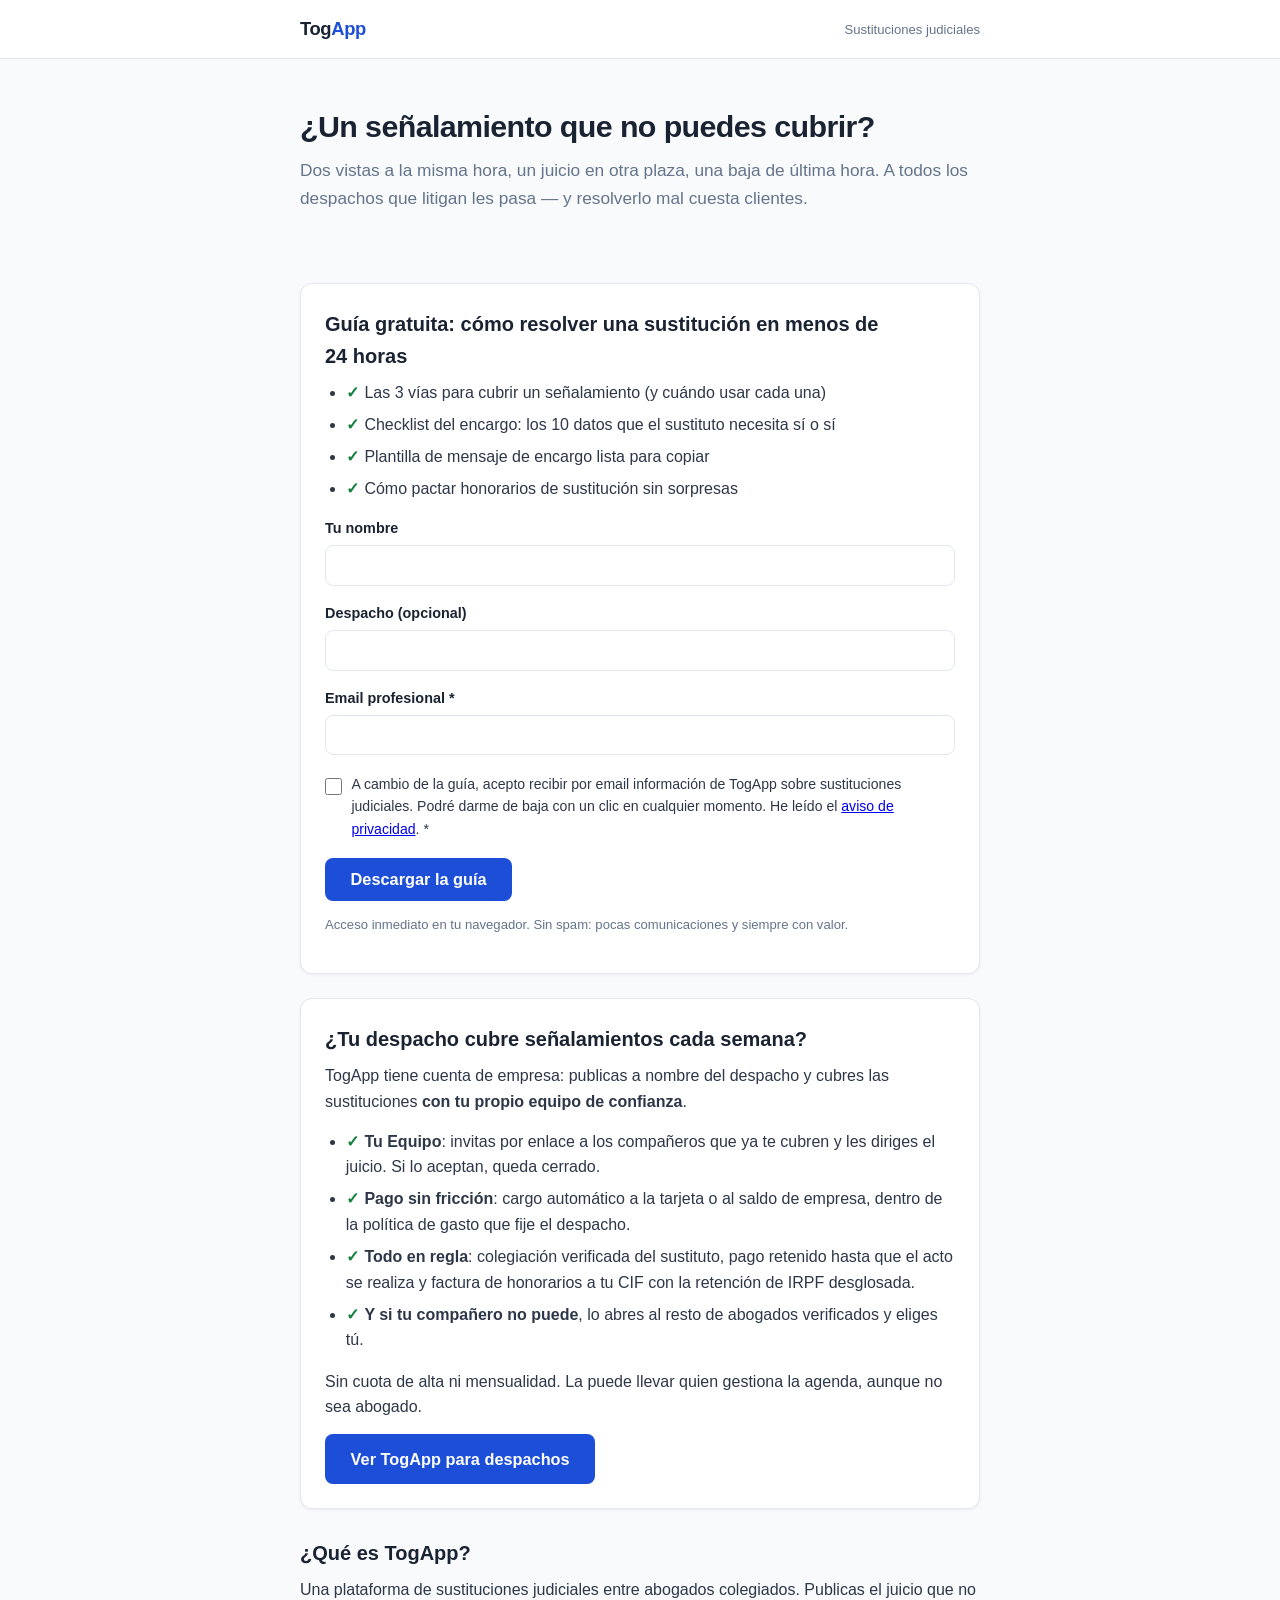
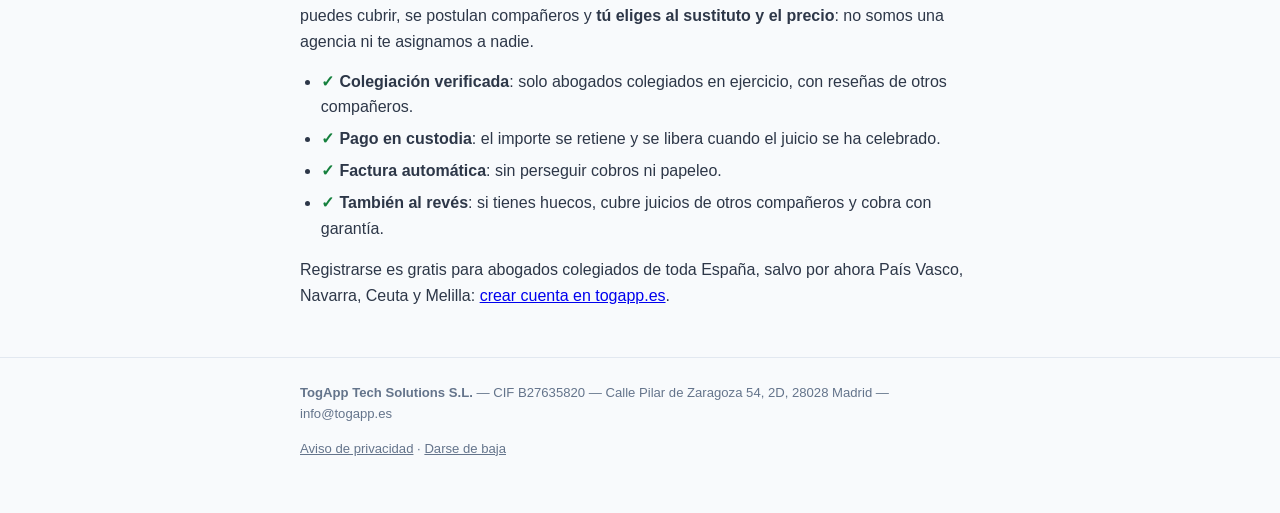
<file: index.html>
<!doctype html>
<html lang="es">
<head>
  <meta charset="utf-8">
  <meta name="viewport" content="width=device-width, initial-scale=1">
  <title>TogApp — Sustituciones judiciales entre abogados</title>
  <meta name="description" content="Guía práctica y gratuita: cómo cubrir un señalamiento en menos de 24 horas. Para despachos y abogados que litigan.">
  <link rel="stylesheet" href="assets/estilo.css">
</head>
<body>
  <header class="sitio">
    <div class="contenedor">
      <a class="logo" href="/">Tog<span>App</span></a>
      <span class="nota">Sustituciones judiciales</span>
    </div>
  </header>

  <main class="contenedor">
    <section class="hero">
      <h1>¿Un señalamiento que no puedes cubrir?</h1>
      <p class="sub">Dos vistas a la misma hora, un juicio en otra plaza, una baja de última
      hora. A todos los despachos que litigan les pasa — y resolverlo mal cuesta clientes.</p>
    </section>

    <section class="tarjeta">
      <h2 style="margin-top:0">Guía gratuita: cómo resolver una sustitución en menos de 24&nbsp;horas</h2>
      <ul>
        <li><span class="check">✓</span>Las 3 vías para cubrir un señalamiento (y cuándo usar cada una)</li>
        <li><span class="check">✓</span>Checklist del encargo: los 10 datos que el sustituto necesita sí o sí</li>
        <li><span class="check">✓</span>Plantilla de mensaje de encargo lista para copiar</li>
        <li><span class="check">✓</span>Cómo pactar honorarios de sustitución sin sorpresas</li>
      </ul>

      <div id="error" class="aviso-error">Revisa el email y marca la casilla de consentimiento para continuar.</div>

      <form action="https://kikeguilabert.app.n8n.cloud/webhook/inbound-optin" method="POST">
        <div class="campo">
          <label for="nombre">Tu nombre</label>
          <input type="text" id="nombre" name="nombre" autocomplete="name">
        </div>
        <div class="campo">
          <label for="despacho">Despacho (opcional)</label>
          <input type="text" id="despacho" name="despacho" autocomplete="organization">
        </div>
        <div class="campo">
          <label for="email">Email profesional *</label>
          <input type="email" id="email" name="email" required autocomplete="email">
        </div>
        <div class="honeypot" aria-hidden="true">
          <label for="web2">Deja este campo vacío</label>
          <input type="text" id="web2" name="web2" tabindex="-1" autocomplete="off">
        </div>
        <label class="consent">
          <input type="checkbox" name="consent" value="si" required>
          <span>A cambio de la guía, acepto recibir por email información de TogApp sobre
          sustituciones judiciales. Podré darme de baja con un clic en cualquier momento.
          He leído el <a href="privacidad.html" target="_blank">aviso de privacidad</a>. *</span>
        </label>
        <button class="boton" type="submit">Descargar la guía</button>
        <p class="nota" style="margin-top:0.8rem">Acceso inmediato en tu navegador. Sin spam:
        pocas comunicaciones y siempre con valor.</p>
      </form>
    </section>

    <section class="tarjeta">
      <h2 style="margin-top:0">¿Tu despacho cubre señalamientos cada semana?</h2>
      <p>TogApp tiene cuenta de empresa: publicas a nombre del despacho y cubres las
      sustituciones <strong>con tu propio equipo de confianza</strong>.</p>
      <ul>
        <li><span class="check">✓</span><strong>Tu Equipo</strong>: invitas por enlace a los compañeros que ya te cubren y les diriges el juicio. Si lo aceptan, queda cerrado.</li>
        <li><span class="check">✓</span><strong>Pago sin fricción</strong>: cargo automático a la tarjeta o al saldo de empresa, dentro de la política de gasto que fije el despacho.</li>
        <li><span class="check">✓</span><strong>Todo en regla</strong>: colegiación verificada del sustituto, pago retenido hasta que el acto se realiza y factura de honorarios a tu CIF con la retención de IRPF desglosada.</li>
        <li><span class="check">✓</span><strong>Y si tu compañero no puede</strong>, lo abres al resto de abogados verificados y eliges tú.</li>
      </ul>
      <p>Sin cuota de alta ni mensualidad. La puede llevar quien gestiona la agenda, aunque no
      sea abogado.</p>
      <a class="boton" href="ir.html?c=landing-despachos&amp;d=empresas">Ver TogApp para despachos</a>
    </section>

    <section>
      <h2>¿Qué es TogApp?</h2>
      <p>Una plataforma de sustituciones judiciales entre abogados colegiados. Publicas el
      juicio que no puedes cubrir, se postulan compañeros y <strong>tú eliges al sustituto
      y el precio</strong>: no somos una agencia ni te asignamos a nadie.</p>
      <ul>
        <li><span class="check">✓</span><strong>Colegiación verificada</strong>: solo abogados colegiados en ejercicio, con reseñas de otros compañeros.</li>
        <li><span class="check">✓</span><strong>Pago en custodia</strong>: el importe se retiene y se libera cuando el juicio se ha celebrado.</li>
        <li><span class="check">✓</span><strong>Factura automática</strong>: sin perseguir cobros ni papeleo.</li>
        <li><span class="check">✓</span><strong>También al revés</strong>: si tienes huecos, cubre juicios de otros compañeros y cobra con garantía.</li>
      </ul>
      <p>Registrarse es gratis para abogados colegiados de toda España, salvo por ahora País
      Vasco, Navarra, Ceuta y Melilla:
      <a href="ir.html?c=landing-registro&amp;d=registro">crear cuenta en togapp.es</a>.</p>
    </section>
  </main>

  <footer class="sitio">
    <div class="contenedor">
      <p><strong>TogApp Tech Solutions S.L.</strong> — CIF B27635820 — Calle Pilar de Zaragoza 54, 2D, 28028 Madrid — info@togapp.es</p>
      <p><a href="privacidad.html">Aviso de privacidad</a> · <a href="baja.html">Darse de baja</a></p>
    </div>
  </footer>

  <script>
    if (new URLSearchParams(location.search).get("error") === "1") {
      document.getElementById("error").style.display = "block";
    }
  </script>
</body>
</html>
</file>
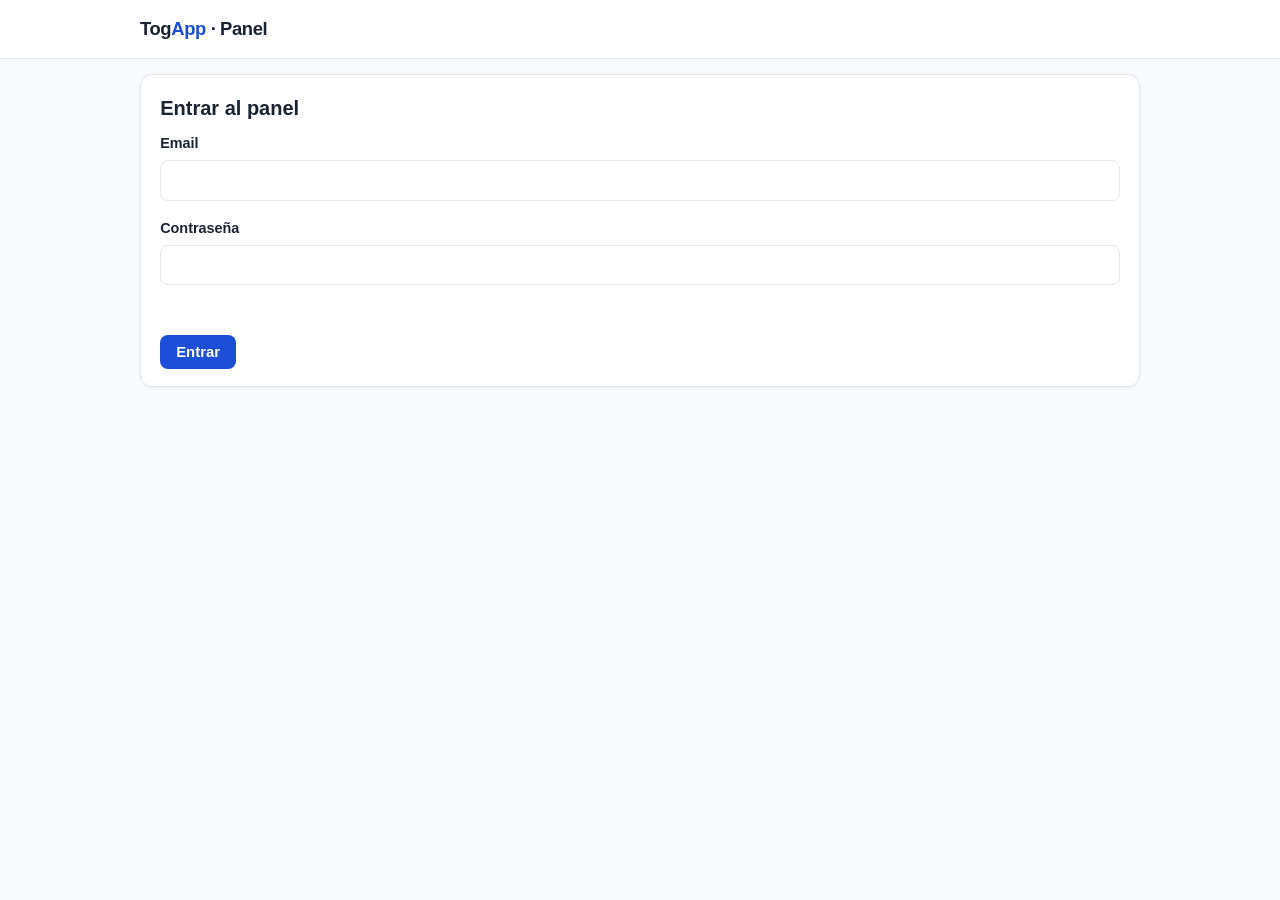
<file: panel/index.html>
<!doctype html>
<html lang="es">
<head>
  <meta charset="utf-8">
  <meta name="viewport" content="width=device-width, initial-scale=1">
  <title>Panel — TogApp</title>
  <meta name="robots" content="noindex, nofollow">
  <link rel="stylesheet" href="../assets/estilo.css">
  <style>
    [hidden] { display: none !important; }
    header.sitio .usuario { font-size: 0.85rem; color: var(--suave); display: flex; gap: 0.75rem; align-items: center; }
    header.sitio .usuario button { background: none; border: 0; color: var(--acento); cursor: pointer; font-size: 0.85rem; padding: 0; }
    .tabs { display: flex; gap: 0.2rem; margin: 1.25rem 0 0.5rem; border-bottom: 1px solid var(--borde); overflow-x: auto; }
    .tabs button {
      background: none; border: 0; border-bottom: 3px solid transparent; padding: 0.6rem 0.7rem;
      font-size: 0.95rem; font-weight: 600; color: var(--suave); cursor: pointer; white-space: nowrap;
    }
    .tabs button[aria-selected="true"] { color: var(--acento); border-bottom-color: var(--acento); }
    .progreso { margin: 1rem 0 0.25rem; font-weight: 600; color: var(--tinta); }
    .tarjeta { padding: 1.1rem 1.2rem; margin: 0.9rem 0; }
    .tarjeta h3 { margin: 0; font-size: 1.05rem; overflow-wrap: anywhere; }
    .meta { font-size: 0.85rem; color: var(--suave); margin-bottom: 0.6rem; }
    .texto-msg {
      background: var(--fondo); border: 1px solid var(--borde); border-radius: 8px;
      padding: 0.7rem 0.85rem; font-size: 0.93rem; white-space: pre-wrap; margin: 0.5rem 0;
    }
    .aviso { background: #fffbeb; border: 1px solid #fde68a; color: #92400e; border-radius: 8px; padding: 0.55rem 0.8rem; font-size: 0.87rem; margin: 0.5rem 0; }
    .acciones { display: flex; flex-wrap: wrap; gap: 0.5rem; margin-top: 0.7rem; }
    .boton { font-size: 0.93rem; padding: 0.55rem 1rem; }
    .boton.sec { background: var(--blanco); color: var(--acento); border: 1px solid var(--acento); }
    .boton.sec:hover { background: #eff6ff; }
    .boton.gris { background: var(--blanco); color: var(--suave); border: 1px solid var(--borde); font-weight: 600; }
    .boton.gris:hover { background: var(--fondo); }
    .boton:disabled { opacity: 0.5; cursor: wait; }
    .vacio { color: var(--suave); padding: 1rem 0; }
    .tiles { display: grid; grid-template-columns: repeat(auto-fit, minmax(150px, 1fr)); gap: 0.75rem; margin-top: 1rem; }
    .tile { background: var(--blanco); border: 1px solid var(--borde); border-radius: 12px; padding: 0.9rem 1rem; }
    .tile .num { font-size: 1.7rem; font-weight: 800; color: var(--tinta); line-height: 1.2; }
    .tile .lbl { font-size: 0.82rem; color: var(--suave); }
    .campo input[type="password"], .campo textarea {
      width: 100%; padding: 0.65rem 0.75rem; border: 1px solid var(--borde); border-radius: 8px;
      font-size: 1rem; background: var(--blanco); font-family: inherit;
    }
    dialog { border: 0; border-radius: 12px; padding: 1.4rem; max-width: 440px; width: calc(100% - 2rem); box-shadow: 0 10px 40px rgba(15, 23, 42, 0.25); }
    dialog::backdrop { background: rgba(15, 23, 42, 0.45); }
    dialog h2 { margin-top: 0; }
    .error { color: #b91c1c; font-size: 0.9rem; min-height: 1.2rem; }
    /* ---------- Gráficos (método y paleta validados con la skill dataviz) ---------- */
    .viz { --serie-1: #2a78d6; --serie-2: #eb6834; --serie-3: #1baf7a; --rejilla: #e1e0d9; --eje: #c3c2b7; }
    .grafico { background: var(--blanco); border: 1px solid var(--borde); border-radius: 12px; padding: 1rem 1.1rem; margin: 0.9rem 0; }
    .grafico h3 { margin: 0 0 0.15rem; }
    .grafico .sub { font-size: 0.85rem; color: var(--suave); margin-bottom: 0.8rem; }
    .barras .fila { display: grid; grid-template-columns: minmax(96px, 36%) 1fr; gap: 0.6rem; align-items: center; padding: 0.22rem 0; border-radius: 6px; outline: none; }
    .barras .fila:hover, .barras .fila:focus-visible { background: var(--fondo); }
    .barras .lbl { font-size: 0.86rem; color: var(--texto); overflow-wrap: anywhere; line-height: 1.25; }
    .barras .pista { display: flex; align-items: center; gap: 0.45rem; min-width: 0; }
    .barras .barra { height: 16px; background: var(--serie-1); border-radius: 0 4px 4px 0; min-width: 2px; flex: 0 0 auto; }
    .barras .val { font-size: 0.84rem; color: var(--tinta); font-weight: 600; white-space: nowrap; font-variant-numeric: tabular-nums; }
    .barras .val small { color: var(--suave); font-weight: 400; font-size: 0.8rem; }
    .leyenda { display: flex; flex-wrap: wrap; gap: 0.3rem 1rem; font-size: 0.84rem; color: var(--texto); margin-bottom: 0.4rem; }
    .leyenda i { display: inline-block; width: 10px; height: 10px; border-radius: 2px; margin-right: 0.35rem; }
    .lienzo { min-height: 220px; }
    .lienzo svg { display: block; }
    .lienzo .eje { font-size: 11px; fill: var(--suave); font-variant-numeric: tabular-nums; }
    .lienzo .cap { font-size: 11px; fill: var(--tinta); font-weight: 600; }
    .lienzo .banda { fill: transparent; outline: none; }
    .lienzo .banda:hover, .lienzo .banda:focus { fill: rgba(15, 23, 42, 0.05); }
    details.tabla-alt { margin-top: 0.6rem; font-size: 0.86rem; }
    details.tabla-alt summary { cursor: pointer; color: var(--acento); }
    .tabla-num { width: 100%; border-collapse: collapse; font-size: 0.88rem; margin-top: 0.4rem; }
    .tabla-num th, .tabla-num td { padding: 0.4rem 0.5rem; border-bottom: 1px solid var(--borde); text-align: right; font-variant-numeric: tabular-nums; }
    .tabla-num th:first-child, .tabla-num td:first-child { text-align: left; }
    .tabla-num th { color: var(--suave); font-weight: 600; font-size: 0.8rem; }
    .tabla-num tr.grupo td { background: var(--fondo); font-weight: 700; color: var(--tinta); text-align: left; }
    .desliza { overflow-x: auto; }
    #tip {
      position: fixed; z-index: 20; background: var(--tinta); color: var(--blanco); border-radius: 8px;
      padding: 0.45rem 0.65rem; font-size: 0.82rem; pointer-events: none; max-width: 260px; line-height: 1.35;
    }
    #tip .tip-titulo { color: #cbd5e1; margin-bottom: 0.15rem; }
    #tip .tip-clave { display: inline-block; width: 10px; height: 3px; border-radius: 2px; margin-right: 0.4rem; vertical-align: middle; }
    /* ---------- Disposición ancha en escritorio ---------- */
    header.sitio .contenedor, main.contenedor { max-width: 1040px; }
    .rejilla { display: grid; grid-template-columns: repeat(auto-fill, minmax(330px, 1fr)); gap: 0 0.9rem; align-items: start; }
    .rejilla > .ancho-total { grid-column: 1 / -1; }
    /* ---------- Etiquetas, chips y medidor ---------- */
    .badge { display: inline-block; font-size: 0.76rem; font-weight: 600; padding: 0.12rem 0.55rem; border-radius: 999px; white-space: nowrap; border: 1px solid transparent; }
    .b-neutro { background: #f1f5f9; color: #475569; border-color: #e2e8f0; }
    .b-cola { background: #eff6ff; color: #1e40af; border-color: #bfdbfe; }
    .b-activo { background: #fef3c7; color: #92400e; border-color: #fde68a; }
    .b-logro { background: #dcfce7; color: #166534; border-color: #bbf7d0; }
    .b-fuera { background: #fee2e2; color: #991b1b; border-color: #fecaca; }
    .b-seg { background: #f3e8ff; color: #6b21a8; border-color: #e9d5ff; }
    details.respuesta { border: 1px solid var(--borde); border-radius: 8px; padding: 0.45rem 0.7rem; margin: 0.35rem 0; background: var(--blanco); }
    details.respuesta summary { cursor: pointer; font-size: 0.9rem; font-weight: 600; color: var(--tinta); }
    .chip { display: inline-block; font-size: 0.76rem; padding: 0.08rem 0.5rem; border-radius: 6px; background: var(--fondo); border: 1px solid var(--borde); color: var(--texto); white-space: nowrap; }
    .chips { display: flex; flex-wrap: wrap; gap: 0.25rem; }
    .medidor { display: flex; align-items: center; gap: 0.45rem; }
    .medidor .n { font-weight: 700; color: var(--tinta); font-variant-numeric: tabular-nums; min-width: 1.6rem; text-align: right; }
    .medidor .pista-m { flex: 1; height: 6px; border-radius: 3px; background: #cde2fb; min-width: 40px; overflow: hidden; }
    .medidor .pista-m i { display: block; height: 100%; background: #2a78d6; border-radius: 3px; }
    /* ---------- Pestaña Despachos ---------- */
    .presets { display: flex; flex-wrap: wrap; gap: 0.4rem; margin: 1rem 0 0.6rem; }
    .presets button { background: var(--blanco); border: 1px solid var(--borde); border-radius: 999px; padding: 0.35rem 0.8rem; font-size: 0.86rem; color: var(--texto); cursor: pointer; font-family: inherit; }
    .presets button b { color: var(--tinta); margin-left: 0.3rem; font-variant-numeric: tabular-nums; }
    .presets button[aria-pressed="true"] { background: var(--acento); border-color: var(--acento); color: var(--blanco); }
    .presets button[aria-pressed="true"] b { color: var(--blanco); }
    .filtros { display: flex; flex-wrap: wrap; gap: 0.5rem; margin: 0 0 0.5rem; }
    .filtros input, .filtros select { padding: 0.5rem 0.6rem; border: 1px solid var(--borde); border-radius: 8px; font-size: 0.92rem; background: var(--blanco); font-family: inherit; max-width: 100%; }
    .filtros input { flex: 1 1 200px; min-width: 0; }
    .tabla-d { background: var(--blanco); border: 1px solid var(--borde); border-radius: 12px; overflow: hidden; }
    .fila-d { display: grid; grid-template-columns: minmax(0, 2.3fr) minmax(0, 1fr) 120px 150px minmax(0, 1.5fr); gap: 0.8rem; align-items: center; padding: 0.6rem 0.9rem; border-top: 1px solid var(--borde); }
    .fila-d.cab { border-top: 0; background: var(--fondo); font-size: 0.78rem; font-weight: 600; color: var(--suave); padding: 0.45rem 0.9rem; }
    .fila-d:not(.cab) { cursor: pointer; outline: none; }
    .fila-d:not(.cab):hover, .fila-d:not(.cab):focus-visible { background: #f8fafc; box-shadow: inset 3px 0 0 var(--acento); }
    .fila-d .nombre { font-weight: 700; color: var(--tinta); overflow-wrap: anywhere; line-height: 1.3; }
    .fila-d .sub-d { font-size: 0.8rem; color: var(--suave); margin-top: 0.1rem; overflow-wrap: anywhere; }
    .fila-d .c-plaza { font-size: 0.9rem; }
    @media (max-width: 760px) {
      .fila-d.cab { display: none; }
      .fila-d { grid-template-columns: minmax(0, 1fr) 110px; gap: 0.35rem 0.8rem; }
      .fila-d .c-nombre { grid-column: 1 / -1; }
      .fila-d .c-plaza { grid-column: 1; grid-row: 2; font-size: 0.85rem; color: var(--suave); }
      .fila-d .c-score { grid-column: 2; grid-row: 2; }
      .fila-d .c-estado { grid-column: 1 / -1; grid-row: 3; }
      .fila-d .c-areas { grid-column: 1 / -1; grid-row: 4; }
      .tabs button { padding: 0.55rem 0.4rem; font-size: 0.86rem; }
      .tabla-num { font-size: 0.8rem; }
      .tabla-num th, .tabla-num td { padding: 0.35rem 0.3rem; }
    }
    /* ---------- Ficha (detalle, notas y seguimiento) ---------- */
    dialog.ficha { max-width: 720px; padding: 0; }
    .ficha .cabecera { padding: 1.1rem 1.3rem 0.8rem; border-bottom: 1px solid var(--borde); display: flex; gap: 0.8rem; justify-content: space-between; align-items: flex-start; }
    .ficha .cabecera h2 { margin: 0 0 0.3rem; font-size: 1.15rem; overflow-wrap: anywhere; }
    .ficha .cerrar { background: none; border: 0; font-size: 1.5rem; line-height: 1; color: var(--suave); cursor: pointer; padding: 0 0.2rem; }
    .ficha .cuerpo-f { padding: 0.4rem 1.3rem 1.3rem; max-height: min(74vh, 720px); overflow-y: auto; }
    .ficha h3 { font-size: 0.82rem; text-transform: uppercase; letter-spacing: 0.04em; color: var(--suave); margin: 1.1rem 0 0.45rem; }
    .ficha p { margin-bottom: 0.5rem; font-size: 0.92rem; }
    .desglose .fila-g { display: grid; grid-template-columns: minmax(110px, 40%) 1fr; gap: 0.6rem; align-items: center; padding: 0.15rem 0; font-size: 0.86rem; }
    .linea-seg { display: flex; flex-wrap: wrap; gap: 0.45rem; align-items: center; }
    .linea-seg input[type="date"], .linea-seg input[type="text"] { padding: 0.45rem 0.55rem; border: 1px solid var(--borde); border-radius: 8px; font-size: 0.9rem; font-family: inherit; }
    .linea-seg input[type="text"] { flex: 1 1 200px; min-width: 0; }
    .boton.mini { padding: 0.32rem 0.65rem; font-size: 0.82rem; }
    .ficha textarea { width: 100%; padding: 0.55rem 0.7rem; border: 1px solid var(--borde); border-radius: 8px; font-size: 0.92rem; font-family: inherit; }
    .nota-item { border-left: 3px solid var(--borde); padding: 0.1rem 0 0.1rem 0.7rem; margin: 0.6rem 0; }
    .nota-item .quien { font-size: 0.78rem; color: var(--suave); display: flex; gap: 0.6rem; align-items: center; }
    .nota-item .quien button { background: none; border: 0; color: var(--acento); cursor: pointer; font-size: 0.78rem; padding: 0; }
    .nota-item .txt { white-space: pre-wrap; font-size: 0.92rem; overflow-wrap: anywhere; }
    .info-seg { font-size: 0.86rem; margin: 0.45rem 0 0; display: flex; flex-wrap: wrap; gap: 0.35rem; align-items: center; }
    .ultima-nota { font-size: 0.86rem; color: var(--texto); border-left: 3px solid var(--borde); padding-left: 0.6rem; margin: 0.45rem 0 0; overflow-wrap: anywhere; }
    .ultima-nota small { color: var(--suave); }
    #toast {
      position: fixed; left: 50%; bottom: 1.25rem; transform: translateX(-50%);
      background: var(--tinta); color: var(--blanco); padding: 0.6rem 1.1rem; border-radius: 999px;
      font-size: 0.9rem; opacity: 0; transition: opacity 0.2s; pointer-events: none; max-width: 90%;
    }
    #toast.visible { opacity: 1; }
  </style>
</head>
<body>
  <header class="sitio">
    <div class="contenedor">
      <a class="logo" href="./">Tog<span>App</span> · Panel</a>
      <span class="usuario" id="usuario" hidden>
        <span id="usuario-nombre"></span>
        <button type="button" id="btn-pass">Cambiar contraseña</button>
        <button type="button" id="btn-salir">Salir</button>
      </span>
    </div>
  </header>

  <main class="contenedor">
    <section id="login" class="tarjeta" hidden>
      <h2 style="margin-top:0">Entrar al panel</h2>
      <form id="form-login">
        <div class="campo">
          <label for="login-email">Email</label>
          <input type="email" id="login-email" required autocomplete="username">
        </div>
        <div class="campo">
          <label for="login-pass">Contraseña</label>
          <input type="password" id="login-pass" required autocomplete="current-password">
        </div>
        <p class="error" id="login-error"></p>
        <button class="boton" type="submit">Entrar</button>
      </form>
    </section>

    <section id="app" hidden>
      <nav class="tabs" role="tablist">
        <button type="button" role="tab" data-tab="hoy">Hoy</button>
        <button type="button" role="tab" data-tab="curso">En curso</button>
        <button type="button" role="tab" data-tab="resultados">Resultados</button>
        <button type="button" role="tab" data-tab="despachos">Despachos</button>
        <button type="button" role="tab" data-tab="contenido">Contenido</button>
      </nav>
      <div id="vista"></div>
    </section>
  </main>

  <dialog id="dlg-optin">
    <form id="form-optin">
      <h2>Dio permiso para email</h2>
      <p class="nota">Solo si la persona ha dicho expresamente que quiere recibir información por
      email. Lo que escribas aquí es la prueba legal de su consentimiento.</p>
      <div class="campo">
        <label for="optin-email">Email que te ha dado</label>
        <input type="email" id="optin-email" required>
      </div>
      <div class="campo">
        <label for="optin-texto">Frase exacta con la que dio su permiso</label>
        <textarea id="optin-texto" rows="3" required placeholder="Ej.: Sí, mándame la info a este correo"></textarea>
      </div>
      <p class="error" id="optin-error"></p>
      <div class="acciones">
        <button class="boton" type="submit">Guardar permiso</button>
        <button class="boton gris" type="button" data-cerrar>Cancelar</button>
      </div>
    </form>
  </dialog>

  <dialog id="dlg-pass">
    <form id="form-pass">
      <h2>Cambiar contraseña</h2>
      <div class="campo">
        <label for="pass-nueva">Nueva contraseña (mínimo 10 caracteres)</label>
        <input type="password" id="pass-nueva" required minlength="10" autocomplete="new-password">
      </div>
      <p class="error" id="pass-error"></p>
      <div class="acciones">
        <button class="boton" type="submit">Guardar</button>
        <button class="boton gris" type="button" data-cerrar>Cancelar</button>
      </div>
    </form>
  </dialog>

  <dialog id="dlg-ficha" class="ficha">
    <div class="cabecera">
      <div>
        <h2 id="ficha-titulo"></h2>
        <div id="ficha-meta" class="chips"></div>
      </div>
      <button type="button" class="cerrar" data-cerrar aria-label="Cerrar">×</button>
    </div>
    <div class="cuerpo-f" id="ficha-cuerpo"></div>
  </dialog>

  <div id="toast" role="status"></div>
  <div id="tip" role="tooltip" hidden></div>

  <script src="plantillas.js"></script>
  <script src="contenido.js"></script>
  <script>
    // Panel del piloto LinkedIn. Habla solo con Supabase (Auth + RPC panel_datos / panel_accion).
    // La clave de abajo es la publicable: la seguridad está en el login + allowlist + RLS
    // (supabase/migrations/0008_panel.sql). Nada de innerHTML: los nombres de despacho vienen
    // de fuentes externas y se pintan siempre como texto.
    // Los textos que se envían (seguimiento, respuestas rápidas) salen de plantillas.js y las
    // publicaciones de la semana de contenido.js; si no cargan, el panel sigue funcionando sin ellos.
    const PL = window.PLANTILLAS || { SEGMENTOS: {}, VARIANTES: {}, motivo: () => null, respuestas: () => [], seguimiento: () => null };
    const CONTENIDO = window.CONTENIDO || [];
    const SB = "https://mkfywollbqgrcbkqmsbw.supabase.co";
    const KEY = "sb_publishable_DhbGJweY0WycbXj6YtzkOg_738er8cV";
    const LS = "togapp_panel_sesion";

    let sesion = null;
    let datos = null;
    let tab = "hoy";
    let optinLead = null;
    // Datos pesados: se piden solo al abrir su pestaña y se descartan cuando cambia algo.
    let metricas = null;
    let despachos = null;
    const pidiendo = {};
    const fallo = {};
    const filtros = { q: "", preset: "todos", plaza: "", area: "", orden: "score" };

    const $ = (id) => document.getElementById(id);

    function el(tag, props, ...hijos) {
      const n = document.createElement(tag);
      for (const [k, v] of Object.entries(props || {})) {
        if (k === "class") n.className = v;
        else if (k === "text") n.textContent = v;
        else if (k.startsWith("on")) n.addEventListener(k.slice(2), v);
        else n.setAttribute(k, v);
      }
      for (const h of hijos) if (h) n.append(h);
      return n;
    }

    function toast(msg) {
      const t = $("toast");
      t.textContent = msg;
      t.classList.add("visible");
      clearTimeout(toast.timer);
      toast.timer = setTimeout(() => t.classList.remove("visible"), 2200);
    }

    // ---------- Sesión ----------
    function guardarSesion(s) {
      sesion = { access_token: s.access_token, refresh_token: s.refresh_token, expires_at: Date.now() + s.expires_in * 1000 };
      localStorage.setItem(LS, JSON.stringify(sesion));
    }
    function cerrarSesion() {
      sesion = null;
      datos = null;
      localStorage.removeItem(LS);
      mostrarLogin();
    }
    async function auth(path, body) {
      const r = await fetch(`${SB}/auth/v1/${path}`, {
        method: "POST",
        headers: { apikey: KEY, "Content-Type": "application/json" },
        body: JSON.stringify(body),
      });
      const j = await r.json().catch(() => ({}));
      if (!r.ok) throw new Error(j.error_code || j.msg || "error");
      return j;
    }
    async function token() {
      if (!sesion) throw new Error("sin_sesion");
      if (Date.now() > sesion.expires_at - 60000) {
        guardarSesion(await auth("token?grant_type=refresh_token", { refresh_token: sesion.refresh_token }));
      }
      return sesion.access_token;
    }
    async function rpc(fn, args) {
      const t = await token();
      const r = await fetch(`${SB}/rest/v1/rpc/${fn}`, {
        method: "POST",
        headers: { apikey: KEY, Authorization: `Bearer ${t}`, "Content-Type": "application/json" },
        body: JSON.stringify(args || {}),
      });
      const j = await r.json().catch(() => null);
      if (!r.ok) throw new Error((j && j.message) || `Error ${r.status}`);
      return j;
    }

    // ---------- Carga y acciones ----------
    async function cargar() {
      try {
        datos = await rpc("panel_datos");
        metricas = null;
        despachos = null;
      } catch (e) {
        cerrarSesion();
        return;
      }
      if (!datos.autorizado) {
        cerrarSesion();
        $("login-error").textContent = "Esta cuenta no tiene acceso al panel.";
        return;
      }
      $("login").hidden = true;
      $("app").hidden = false;
      $("usuario").hidden = false;
      $("usuario-nombre").textContent = datos.usuario || "";
      pintar();
    }

    async function accion(lead, nombre, boton, extra) {
      if (boton) boton.disabled = true;
      try {
        await rpc("panel_accion", Object.assign({ p_lead: lead.id, p_accion: nombre }, extra || {}));
        toast("Guardado");
        await cargar();
        return true;
      } catch (e) {
        toast(e.message);
        if (boton) boton.disabled = false;
        return false;
      }
    }

    async function copiar(texto, que) {
      try {
        await navigator.clipboard.writeText(texto);
      } catch (e) {
        const ta = el("textarea", {});
        ta.value = texto;
        document.body.append(ta);
        ta.select();
        document.execCommand("copy");
        ta.remove();
      }
      toast(`${que} copiado`);
    }

    // ---------- Piezas de interfaz ----------
    const esLinkedin = (u) => /^https?:\/\/([a-z]{2,3}\.)?linkedin\.com\//i.test(u || "");
    const esWeb = (u) => /^https?:\/\//i.test(u || "");

    function hace(fecha) {
      if (!fecha) return "";
      const dias = Math.floor((Date.now() - new Date(fecha).getTime()) / 86400000);
      return dias <= 0 ? "hoy" : dias === 1 ? "hace 1 día" : `hace ${dias} días`;
    }

    function btn(texto, clase, fn) {
      return el("button", { type: "button", class: `boton ${clase || ""}`.trim(), text: texto, onclick: (ev) => fn(ev.currentTarget) });
    }

    function enlaceLinkedin(lead) {
      if (!esLinkedin(lead.linkedin)) return null;
      return el("a", { class: "boton sec", href: lead.linkedin, target: "_blank", rel: "noopener noreferrer", text: "Abrir LinkedIn" });
    }

    // Segmento (solo se señala si no es el despacho pequeño de siempre) y trato de tú/vosotros.
    const esPrioritario = (o) => !!o.segmento && o.segmento !== "pequeno";
    const badgeSegmento = (o) => (esPrioritario(o) ? el("span", { class: "badge b-seg", text: PL.SEGMENTOS[o.segmento] || o.segmento }) : null);
    const tipoDe = (o) => (o.variante_mensaje === "peq-ind-v2" ? "individual" : "equipo");

    function cabecera(lead, detalle) {
      const meta = [lead.plaza, lead.score != null ? `${lead.score} pts` : null, detalle].filter(Boolean).join(" · ");
      const titulo = el("h3", { text: lead.despacho || "(sin nombre)" });
      const linea = el("p", { class: "meta", text: meta });
      if (esWeb(lead.web)) {
        linea.append(" · ", el("a", { href: lead.web, target: "_blank", rel: "noopener noreferrer", text: "web" }));
      }
      const nodos = [titulo, linea];
      const seg = badgeSegmento(lead);
      if (seg || lead.contacto) nodos.push(el("p", { class: "info-seg" }, seg, lead.contacto ? `Para: ${lead.contacto}` : ""));
      const motivo = PL.motivo(lead.segmento, lead.senales);
      if (motivo) nodos.push(el("p", { class: "nota", text: motivo }));
      return nodos;
    }

    // Paso previo a la solicitud: que el despacho vea a Elvira antes de recibirla.
    function pasoPrevio(lead) {
      if (!lead.perfil_persona || !esLinkedin(lead.pagina_empresa)) return null;
      return el("p", { class: "nota" }, "Antes de enviarla: sigue la página del despacho y reacciona a una publicación reciente. ",
        el("a", { href: lead.pagina_empresa, target: "_blank", rel: "noopener noreferrer", text: "Abrir la página del despacho" }));
    }

    // La misma nota con el nombre de otra persona (si no cabe en el límite, sin nombre).
    function notaPara(nota, nombre) {
      const pila = String(nombre || "").trim().split(/\s+/)[0] || "";
      const sin = String(nota || "").replace(/^Hola(?: [^,]{1,40})?,/, "Hola,");
      const con = pila ? sin.replace(/^Hola,/, `Hola ${pila},`) : sin;
      return con.length <= PL.NOTA_MAX ? con : sin;
    }

    // Segunda persona del mismo despacho cuando la primera no ha aceptado en 10 días.
    function tarjetaSegunda(lead) {
      const otra = Object.assign({}, lead, { contacto: lead.segunda.contacto, linkedin: lead.segunda.linkedin, perfil_persona: true });
      const nota = notaPara(lead.nota, lead.segunda.contacto);
      return el("article", { class: "tarjeta" },
        ...cabecera(otra, `primera solicitud ${hace(lead.enviada)}, sin aceptar`),
        el("p", { class: "aviso", text: `${lead.contacto || "La primera persona"} no ha aceptado. Envía la solicitud a esta otra persona del mismo despacho.` }),
        pasoPrevio(otra),
        el("div", { class: "texto-msg", text: nota }),
        el("p", { class: "nota", text: "Comprueba que el saludo lleva bien su nombre." }),
        el("div", { class: "acciones" },
          enlaceLinkedin(otra),
          btn("Copiar nota", "sec", () => copiar(nota, "Nota")),
        ),
        el("div", { class: "acciones" },
          btn("Solicitud enviada", "", (b) => accion(lead, "segunda_enviada", b)),
        ),
      );
    }

    function tarjetaNueva(lead) {
      const perfil = lead.perfil_persona ? "perfil de persona" : lead.linkedin ? "página de empresa" : "sin perfil localizado";
      const aviso = lead.perfil_persona ? null
        : lead.linkedin ? "Es la página del despacho: entra en «Personas», busca al socio o titular y envíale a él la solicitud."
        : "No tenemos su perfil: busca el despacho en LinkedIn, entra en «Personas» y envía la solicitud a un socio o a quien lleve procesal.";
      return el("article", { class: "tarjeta" },
        ...cabecera(lead, perfil),
        aviso ? el("p", { class: "aviso", text: aviso }) : null,
        pasoPrevio(lead),
        el("div", { class: "texto-msg", text: lead.nota || "" }),
        el("p", { class: "nota", text: `${/^Hola,/.test(lead.nota || "") ? "Añade su nombre después de «Hola»." : "Comprueba que el saludo lleva bien su nombre."} Si el perfil no es de un abogado del despacho, pulsa «Perfil incorrecto».` }),
        el("div", { class: "acciones" },
          enlaceLinkedin(lead),
          !lead.linkedin && esWeb(lead.web) ? el("a", { class: "boton sec", href: lead.web, target: "_blank", rel: "noopener noreferrer", text: "Abrir su web" }) : null,
          btn("Copiar nota", "sec", () => copiar(lead.nota || "", "Nota")),
        ),
        el("div", { class: "acciones" },
          btn("Solicitud enviada", "", (b) => accion(lead, "enviada", b)),
          btn("Saltar hoy", "gris", (b) => accion(lead, "saltar", b)),
          btn("Perfil incorrecto", "gris", (b) => accion(lead, "perfil_incorrecto", b)),
        ),
      );
    }

    function tarjetaMensaje(lead) {
      return el("article", { class: "tarjeta" },
        ...cabecera(lead, `aceptó ${hace(lead.aceptada)}`),
        el("div", { class: "texto-msg", text: lead.mensaje || "" }),
        /^Gracias por aceptar\./.test(lead.mensaje || "") ? el("p", { class: "nota", text: "Puedes añadir su nombre después de «Gracias por aceptar»." }) : null,
        infoLead(lead),
        el("div", { class: "acciones" },
          enlaceLinkedin(lead),
          btn("Copiar mensaje", "sec", () => copiar(lead.mensaje || "", "Mensaje")),
          btnFicha(lead),
        ),
        el("div", { class: "acciones" },
          btn("Mensaje enviado", "", (b) => accion(lead, "mensaje_enviado", b)),
          btn("Deshacer «aceptó»", "gris", (b) => accion(lead, "deshacer", b)),
        ),
      );
    }

    function noInteresa(lead, b) {
      if (confirm(`¿Marcar «${lead.despacho}» como no interesado? No se le volverá a contactar.`)) accion(lead, "no_interesa", b);
    }
    // Hitos del producto: se marcan cuando la persona lo dice en la conversación.
    function marcarPublico(lead, b) {
      if (confirm(`¿«${lead.despacho}» te ha dicho que ya ha publicado su primera vista en TogApp?`)) return accion(lead, "publico", b);
      return Promise.resolve(false);
    }
    function abrirOptin(lead) {
      optinLead = lead;
      $("form-optin").reset();
      $("optin-error").textContent = "";
      $("dlg-optin").showModal();
    }

    // Seguimiento programado y última nota, para verlos sin abrir la ficha.
    function infoLead(lead) {
      const f = document.createDocumentFragment();
      if (lead.registrado && !lead.publico) {
        f.append(el("p", { class: "info-seg" }, el("span", { class: "badge b-logro", text: `Abrió cuenta el ${diaCorto(lead.registrado)}` })));
      }
      if (lead.seguimiento) {
        const vencido = datos.hoy && lead.seguimiento <= datos.hoy;
        f.append(el("p", { class: "info-seg" },
          el("span", { class: `badge ${vencido ? "b-activo" : "b-neutro"}`, text: `Seguimiento ${diaCorto(lead.seguimiento)}` }),
          lead.seguimiento_nota || ""));
      }
      if (lead.ultima_nota) {
        const t = lead.ultima_nota.texto;
        f.append(el("p", { class: "ultima-nota" }, t.length > 160 ? `${t.slice(0, 160)}…` : t, " ",
          el("small", { text: `— ${lead.ultima_nota.autor}, ${diaCorto(lead.ultima_nota.fecha)}${lead.n_notas > 1 ? ` · ${lead.n_notas} notas` : ""}` })));
      }
      return f;
    }
    const btnFicha = (lead) => btn(lead.n_notas ? `Notas (${lead.n_notas}) y seguimiento` : "Notas y seguimiento", "sec", () => abrirFicha(lead));

    function tarjetaCurso(lead, detalle, botones) {
      return el("article", { class: "tarjeta" },
        ...cabecera(lead, detalle),
        infoLead(lead),
        el("div", { class: "acciones" }, enlaceLinkedin(lead), btnFicha(lead)),
        el("div", { class: "acciones" }, ...botones),
      );
    }

    // Texto del único seguimiento suave: solo si envió el primer mensaje, no hubo respuesta y aún
    // no se le ha hecho ninguno. Después de uno no se insiste.
    function textoSeguimiento(o) {
      if (o.stage !== "connected" || !o.mensaje_enviado) return null;
      if (o.seguimientos_hechos >= 1) return { hecho: true };
      return PL.seguimiento({ segmento: o.segmento, tipo: tipoDe(o) });
    }

    function tarjetaSeguimiento(lead) {
      const atraso = lead.seguimiento < datos.hoy ? `tocaba el ${diaCorto(lead.seguimiento)}` : "toca hoy";
      const seg = textoSeguimiento(lead);
      return el("article", { class: "tarjeta" },
        ...cabecera(lead, atraso),
        el("div", { class: "texto-msg", text: lead.seguimiento_nota || "Seguimiento pendiente" }),
        seg && seg.hecho ? el("p", { class: "aviso", text: "Ya le enviaste un seguimiento: no insistas más." }) : null,
        seg && seg.texto ? el("div", { class: "texto-msg", text: seg.texto }) : null,
        lead.ultima_nota ? el("p", { class: "ultima-nota" }, lead.ultima_nota.texto, " ",
          el("small", { text: `— ${lead.ultima_nota.autor}, ${diaCorto(lead.ultima_nota.fecha)}` })) : null,
        el("div", { class: "acciones" }, enlaceLinkedin(lead),
          seg && seg.texto ? btn("Copiar seguimiento", "sec", () => copiar(seg.texto, "Seguimiento")) : null,
          btnFicha(lead)),
        el("div", { class: "acciones" },
          btn("Hecho", "", (b) => seguimiento(lead, null, null, true, b)),
          btn("Posponer 3 días", "gris", (b) => seguimiento(lead, sumaDias(datos.hoy, 3), lead.seguimiento_nota, false, b)),
        ),
      );
    }

    function seccion(titulo, items, render, vacio) {
      const s = el("section", {}, el("h2", { text: `${titulo} (${items.length})` }));
      if (!items.length) s.append(el("p", { class: "vacio", text: vacio }));
      else s.append(el("div", { class: "rejilla" }, ...items.map(render)));
      return s;
    }

    // ---------- Vistas ----------
    function vistaHoy() {
      const d = datos, f = document.createDocumentFragment();
      let estado = `Hoy llevas ${d.enviadas_hoy} de ${d.cap} solicitudes.`;
      if (d.enviadas_hoy >= d.cap) estado += " Tope de hoy alcanzado: mañana más.";
      f.append(el("p", { class: "progreso", text: estado }));
      const cs = d.cola_segmentos || {};
      if (cs.recurrente || cs.masivo) {
        const partes = [["recurrente", "despachos recurrentes"], ["masivo", "de litigación masiva"], ["pequeno", "despachos pequeños"]]
          .filter(([k]) => cs[k]).map(([k, t]) => `${num(cs[k])} ${t}`);
        f.append(el("p", { class: "nota", text: `En cola, por este orden: ${partes.join(" · ")}.` }));
      }
      if (d.seguimientos.length) {
        f.append(seccion("Seguimientos que tocan", d.seguimientos, tarjetaSeguimiento, ""));
      }
      if (d.por_mensaje.length) {
        f.append(seccion("Han aceptado: envíales el primer mensaje", d.por_mensaje, tarjetaMensaje, ""));
      }
      if ((d.segundas || []).length) {
        f.append(seccion("Sin aceptar tras 10 días: prueba con otra persona", d.segundas, tarjetaSegunda, ""));
      }
      f.append(seccion("Solicitudes nuevas", d.nuevas, tarjetaNueva,
        d.enviadas_hoy >= d.cap ? "Ya has enviado las de hoy." : "No quedan contactos en la cola."));
      return f;
    }

    function vistaCurso() {
      const d = datos, f = document.createDocumentFragment();
      f.append(seccion("Pendientes de aceptación", d.pendientes_aceptacion, (l) =>
        tarjetaCurso(l, l.segunda_enviada ? `segunda solicitud enviada ${hace(l.segunda_enviada)}` : `solicitud enviada ${hace(l.enviada)}`, [
          btn("Aceptó", "", (b) => accion(l, "acepto", b)),
          btn("No interesa", "gris", (b) => noInteresa(l, b)),
          l.segunda_enviada ? btn("Deshacer segunda solicitud", "gris", (b) => accion(l, "deshacer_segunda", b))
            : btn("Deshacer envío", "gris", (b) => accion(l, "deshacer", b)),
        ]), "Nadie pendiente de aceptar."));
      f.append(seccion("Mensaje enviado, esperando respuesta", d.esperando_respuesta, (l) =>
        tarjetaCurso(l, `mensaje enviado ${hace(l.mensaje_enviado)}`, [
          btn("Respondió", "", (b) => accion(l, "respondio", b)),
          btn("Abrió cuenta", "sec", (b) => accion(l, "registrado", b)),
          btn("Dio permiso para email", "sec", () => abrirOptin(l)),
          btn("No interesa", "gris", (b) => noInteresa(l, b)),
          btn("Deshacer", "gris", (b) => accion(l, "deshacer", b)),
        ]), "Nadie esperando respuesta."));
      f.append(seccion("En conversación", d.en_conversacion, (l) =>
        tarjetaCurso(l, `aceptó ${hace(l.aceptada)}`, [
          btn("Abrió cuenta", "", (b) => accion(l, "registrado", b)),
          btn("Dio permiso para email", "sec", () => abrirOptin(l)),
          btn("No interesa", "gris", (b) => noInteresa(l, b)),
          btn("Deshacer", "gris", (b) => accion(l, "deshacer", b)),
        ]), "Ninguna conversación abierta."));
      const reg = d.registrados || [];
      if (reg.length) {
        f.append(seccion("Abrieron cuenta: aún no han publicado", reg, (l) =>
          tarjetaCurso(l, `abrió cuenta ${hace(l.registrado)}`, [
            btn("Publicó su primera vista", "", (b) => marcarPublico(l, b)),
            ["connected", "in_conversation"].includes(l.stage) ? btn("Dio permiso para email", "sec", () => abrirOptin(l)) : null,
            ["connect_sent", "connected", "in_conversation"].includes(l.stage) ? btn("No interesa", "gris", (b) => noInteresa(l, b)) : null,
            btn("Deshacer «abrió cuenta»", "gris", (b) => accion(l, "deshacer_hito", b)),
          ]), ""));
      }
      return f;
    }

    // ---------- Carga perezosa de métricas y despachos ----------
    async function pedir(que) {
      if (pidiendo[que]) return;
      pidiendo[que] = true;
      fallo[que] = false;
      try {
        const d = await rpc(que === "metricas" ? "panel_metricas" : "panel_despachos");
        if (que === "metricas") {
          metricas = d;
          try { metricas.clics = await rpc("panel_clics"); } catch (e) { metricas.clics = []; }
        } else despachos = d;
      } catch (e) {
        fallo[que] = true;
        toast(e.message);
      }
      pidiendo[que] = false;
      if (datos) pintar();
    }
    function esperando(que) {
      if (fallo[que]) {
        return el("div", { class: "vacio" }, "No se han podido cargar los datos. ",
          btn("Reintentar", "sec", () => { fallo[que] = false; pintar(); }));
      }
      pedir(que);
      return el("p", { class: "vacio", text: "Cargando…" });
    }

    // ---------- Gráficos ----------
    const num = (n) => Number(n || 0).toLocaleString("es-ES");
    const pct = (a, b) => (b ? `${Math.round((a / b) * 100)}%` : "–");
    const tip = $("tip");

    function mostrarTip(ev, filas, titulo) {
      tip.replaceChildren();
      if (titulo) tip.append(el("div", { class: "tip-titulo", text: titulo }));
      for (const f of filas) {
        tip.append(el("div", {},
          f.color ? el("span", { class: "tip-clave", style: `background:${f.color}` }) : null,
          el("strong", { text: f.valor }), ` ${f.etiqueta}`));
      }
      tip.hidden = false;
      const r = ev.currentTarget.getBoundingClientRect();
      const conPuntero = ev.type !== "focus" && ev.clientX != null;
      const x = conPuntero ? ev.clientX : r.left + r.width / 2;
      const y = conPuntero ? ev.clientY : r.top;
      tip.style.left = `${Math.max(8, Math.min(x + 12, window.innerWidth - tip.offsetWidth - 8))}px`;
      tip.style.top = `${Math.max(8, y - tip.offsetHeight - 10)}px`;
    }
    function conTip(nodo, fn) {
      nodo.setAttribute("tabindex", "0");
      for (const t of ["pointerenter", "pointermove", "focus"]) nodo.addEventListener(t, (ev) => mostrarTip(ev, ...fn()));
      for (const t of ["pointerleave", "blur"]) nodo.addEventListener(t, () => { tip.hidden = true; });
    }

    // Barras horizontales de una sola serie (un color): cada valor va escrito en la punta.
    function graficoBarras(titulo, sub, items) {
      const max = Math.max(1, ...items.map((i) => i.n));
      const cont = el("div", { class: "barras" });
      for (const it of items) {
        const val = el("span", { class: "val", text: num(it.n) });
        if (it.extra) val.append(" ", el("small", { text: it.extra }));
        const fila = el("div", { class: "fila" },
          el("div", { class: "lbl", text: it.nombre }),
          el("div", { class: "pista" },
            el("div", { class: "barra", style: `width: calc((100% - 7.5rem) * ${(it.n / max).toFixed(4)})` }), val));
        conTip(fila, () => [[{ valor: num(it.n), etiqueta: it.extra ? `${it.nombre} · ${it.extra}` : it.nombre }]]);
        cont.append(fila);
      }
      return el("section", { class: "grafico viz" }, el("h3", { text: titulo }), sub ? el("p", { class: "sub", text: sub }) : null, cont);
    }

    const SERIES = [
      { clave: "enviadas", nombre: "Solicitudes enviadas", color: "var(--serie-1)" },
      { clave: "aceptadas", nombre: "Aceptadas", color: "var(--serie-2)" },
      { clave: "respondieron", nombre: "Respondieron", color: "var(--serie-3)" },
    ];
    const MESES = ["ene", "feb", "mar", "abr", "may", "jun", "jul", "ago", "sep", "oct", "nov", "dic"];
    // Acepta una fecha (2026-10-08) o un instante (con hora): el instante se pasa a hora local.
    const diaCorto = (v) => {
      const s = String(v);
      if (s.length > 10) { const d = new Date(s); return `${d.getDate()} ${MESES[d.getMonth()]}`; }
      const p = s.split("-").map(Number);
      return `${p[2]} ${MESES[p[1] - 1]}`;
    };
    const sumaDias = (iso, n) => {
      const p = iso.split("-").map(Number);
      return new Date(Date.UTC(p[0], p[1] - 1, p[2] + n)).toISOString().slice(0, 10);
    };
    const svgEl = (tag, attrs) => {
      const n = document.createElementNS("http://www.w3.org/2000/svg", tag);
      for (const [k, v] of Object.entries(attrs || {})) n.setAttribute(k, v);
      return n;
    };

    // Columnas agrupadas por semana (3 series, un solo eje). Se dibuja al ancho real del contenedor.
    function graficoSemanal(semanas) {
      const caja = el("div", { class: "lienzo" });
      function dibujar() {
        const W = Math.max(280, Math.floor(caja.clientWidth)), H = 220;
        const m = { l: 30, r: 6, t: 16, b: 26 };
        const pw = W - m.l - m.r, ph = H - m.t - m.b, base = m.t + ph;
        const maxV = Math.max(4, ...semanas.flatMap((s) => SERIES.map((x) => s[x.clave])));
        const paso = Math.ceil(maxV / 4), tope = paso * 4;
        const y = (v) => m.t + ph - (v / tope) * ph;
        const svg = svgEl("svg", { width: W, height: H, role: "img", "aria-label": "Actividad por semana" });
        for (let i = 0; i <= 4; i++) {
          const v = i * paso;
          svg.append(svgEl("line", { x1: m.l, x2: W - m.r, y1: y(v), y2: y(v), style: `stroke: var(${i === 0 ? "--eje" : "--rejilla"}); stroke-width: 1` }));
          const t = svgEl("text", { x: m.l - 6, y: y(v) + 4, "text-anchor": "end", class: "eje" });
          t.textContent = num(v);
          svg.append(t);
        }
        const bw = pw / semanas.length;
        const cw = Math.max(4, Math.min(14, (bw - 10) / 3 - 2));
        semanas.forEach((s, i) => {
          const x0 = m.l + i * bw, gx = x0 + (bw - (3 * cw + 4)) / 2, ultima = i === semanas.length - 1;
          SERIES.forEach((ser, k) => {
            const v = s[ser.clave];
            if (!v) return;
            const h = (v / tope) * ph, x = gx + k * (cw + 2), yy = y(v), r = Math.min(4, h, cw / 2);
            svg.append(svgEl("path", {
              d: `M${x},${base} V${yy + r} Q${x},${yy} ${x + r},${yy} H${x + cw - r} Q${x + cw},${yy} ${x + cw},${yy + r} V${base} Z`,
              style: `fill: ${ser.color}`,
            }));
            if (ultima) {
              const t = svgEl("text", { x: x + cw / 2, y: yy - 4, "text-anchor": "middle", class: "cap" });
              t.textContent = num(v);
              svg.append(t);
            }
          });
          if (bw >= 40 || i % 2 === (semanas.length - 1) % 2) {
            const tx = svgEl("text", { x: x0 + bw / 2, y: H - 8, "text-anchor": "middle", class: "eje" });
            tx.textContent = diaCorto(s.lunes);
            svg.append(tx);
          }
          const banda = svgEl("rect", { x: x0, y: m.t, width: bw, height: ph, class: "banda" });
          conTip(banda, () => [SERIES.map((ser) => ({ color: ser.color, valor: num(s[ser.clave]), etiqueta: ser.nombre })), `Semana del ${diaCorto(s.lunes)}`]);
          svg.append(banda);
        });
        caja.replaceChildren(svg);
      }
      new ResizeObserver(dibujar).observe(caja);

      const tabla = el("table", { class: "tabla-num" },
        el("tr", {}, el("th", { text: "Semana del" }), ...SERIES.map((s) => el("th", { text: s.nombre }))));
      for (const s of semanas) tabla.append(el("tr", {}, el("td", { text: diaCorto(s.lunes) }), ...SERIES.map((x) => el("td", { text: num(s[x.clave]) }))));
      return el("section", { class: "grafico viz" },
        el("h3", { text: "Actividad por semana" }),
        el("p", { class: "sub", text: "Últimas 8 semanas. Cada cosa cuenta en la semana en que ocurrió." }),
        el("div", { class: "leyenda" }, ...SERIES.map((s) => el("span", {}, el("i", { style: `background:${s.color}` }), s.nombre))),
        caja,
        el("details", { class: "tabla-alt" }, el("summary", { text: "Ver como tabla" }), el("div", { class: "desliza" }, tabla)));
    }

    function tablaSegmentos(segmentos) {
      const tabla = el("table", { class: "tabla-num" },
        el("tr", {}, el("th", { text: "Segmento" }), el("th", { text: "Enviadas" }), el("th", { text: "Aceptadas" }),
          el("th", { text: "% acept." }), el("th", { text: "Respond." }), el("th", { text: "% resp." }),
          el("th", { text: "Cuenta" }), el("th", { text: "Publicó" })));
      // Dentro de cada grupo, orden con sentido (no alfabético). Segmentos y plantillas llegan
      // como identificador y se muestran con su nombre.
      const ORDEN = [...Object.keys(PL.SEGMENTOS), "Perfil de persona", "Página de empresa", "Sin perfil localizado",
        "85 o más", "70 a 84", "Menos de 70", "Sin puntuar", "Madrid capital", "Resto de la provincia", "Fuera de Madrid",
        ...Object.keys(PL.VARIANTES)];
      const nombre = (s) => PL.SEGMENTOS[s] || PL.VARIANTES[s] || s;
      const grupos = [...new Set(segmentos.map((s) => s.grupo))];
      segmentos = [...segmentos].sort((a, b) => grupos.indexOf(a.grupo) - grupos.indexOf(b.grupo) || ORDEN.indexOf(a.segmento) - ORDEN.indexOf(b.segmento));
      let grupo = null;
      for (const s of segmentos) {
        const mensaje = s.grupo === "Primer mensaje";
        if (s.grupo !== grupo) {
          grupo = s.grupo;
          tabla.append(el("tr", { class: "grupo" }, el("td", { colspan: "8", text: mensaje ? `${grupo} (sobre los mensajes enviados)` : grupo })));
        }
        tabla.append(el("tr", {}, el("td", { text: nombre(s.segmento) }), el("td", { text: num(s.enviadas) }),
          el("td", { text: mensaje ? "–" : num(s.aceptadas) }), el("td", { text: mensaje ? "–" : pct(s.aceptadas, s.enviadas) }),
          el("td", { text: num(s.respondieron) }), el("td", { text: pct(s.respondieron, s.enviadas) }),
          el("td", { text: num(s.registrados) }), el("td", { text: num(s.publicaron) })));
      }
      return el("section", { class: "grafico" },
        el("h3", { text: "¿Qué funciona mejor?" }),
        el("p", { class: "sub", text: "Aceptación, respuesta, cuentas abiertas y primeras vistas publicadas según el tipo de contacto y el texto enviado. Con pocas solicitudes las diferencias no son fiables: espera a tener unas 30 por fila antes de sacar conclusiones." }),
        el("div", { class: "desliza" }, tabla));
    }

    const AREAS = { extranjeria: "extranjería", proteccion_datos: "protección de datos", propiedad_intelectual: "propiedad intelectual" };
    const nombreArea = (a) => { const t = AREAS[a] || a; return t.charAt(0).toUpperCase() + t.slice(1); };

    const CAMPANAS = { "li-respuesta": "Enlaces de las respuestas rápidas", "landing-despachos": "Landing: bloque para despachos", "landing-registro": "Landing: registro de abogados", guia: "Guía: enlaces a TogApp" };
    function nombreCampana(slug) {
      const post = CONTENIDO.find((p) => p.campana === slug);
      return post ? `Publicación «${post.titulo}»` : CAMPANAS[slug] || slug;
    }

    function vistaResultados() {
      const r = datos.resultados, f = document.createDocumentFragment();
      const tiles = [
        [num(r.enviadas), "Solicitudes enviadas"],
        [r.enviadas ? `${num(r.aceptadas)} (${pct(r.aceptadas, r.enviadas)})` : "0", "Aceptadas"],
        [num(r.mensajes), "Primeros mensajes enviados"],
        [num(r.en_conversacion), "En conversación ahora"],
        [num(r.registrados), "Abrieron cuenta"],
        [num(r.publicaron), "Publicaron su primera vista"],
        [num(r.optins), "Permisos de email"],
        [num(r.no_interesa), "No interesados"],
        [num(r.perfiles_incorrectos), "Perfiles incorrectos"],
        [num(datos.cola_total), "Contactos en cola"],
      ];
      const grid = el("div", { class: "tiles" });
      for (const [valor, lbl] of tiles) grid.append(el("div", { class: "tile" }, el("div", { class: "num", text: valor }), el("div", { class: "lbl", text: lbl })));
      f.append(grid);
      if (!metricas) { f.append(esperando("metricas")); return f; }

      const c = metricas.embudo_contacto, e = metricas.embudo_datos;
      if (!c.enviadas) {
        f.append(el("p", { class: "aviso", text: "Todavía no hay solicitudes marcadas como enviadas. Los gráficos de contacto se irán llenando según las vayáis marcando en «Hoy»." }));
      }
      const de = (n) => (c.enviadas ? `${pct(n, c.enviadas)} de las enviadas` : "");
      f.append(el("h2", { text: "Contacto por LinkedIn" }));
      f.append(graficoBarras("Embudo de contacto", "De la solicitud a la primera vista publicada en TogApp. «Abrieron cuenta» y «Publicaron» se marcan cuando la persona lo dice en la conversación.", [
        { nombre: "Solicitudes enviadas", n: c.enviadas },
        { nombre: "Aceptaron", n: c.aceptadas, extra: de(c.aceptadas) },
        { nombre: "Primer mensaje enviado", n: c.mensajes, extra: de(c.mensajes) },
        { nombre: "Respondieron", n: c.respondieron, extra: de(c.respondieron) },
        { nombre: "Abrieron cuenta", n: c.registrados || 0, extra: de(c.registrados || 0) },
        { nombre: "Publicaron su primera vista", n: c.publicaron || 0, extra: de(c.publicaron || 0) },
        { nombre: "Dieron permiso de email", n: c.optins, extra: de(c.optins) },
      ]));
      f.append(graficoSemanal(metricas.semanal));
      f.append(tablaSegmentos(metricas.segmentos));
      const clics = metricas.clics || [];
      if (clics.length) {
        f.append(graficoBarras("Clics en los enlaces", "Últimas 8 semanas, por campaña. Son clics, no personas: no se guarda quién pulsa.",
          clics.map((k) => ({ nombre: nombreCampana(k.campana), n: k.n }))));
      }

      const deTotal = (n) => `${pct(n, e.despachos)} del total`;
      f.append(el("h2", { text: "La base de datos" }));
      f.append(graficoBarras("De despachos encontrados a contactos listos", "Lo que ha ido filtrando el sistema automático.", [
        { nombre: "Despachos encontrados", n: e.despachos },
        { nombre: "Con página web", n: e.con_web, extra: deTotal(e.con_web) },
        { nombre: "Con algún contacto", n: e.con_contacto, extra: deTotal(e.con_contacto) },
        { nombre: "Con LinkedIn", n: e.con_linkedin, extra: deTotal(e.con_linkedin) },
        { nombre: "Listos para contactar (50 puntos o más, o elegidos a mano)", n: e.contactables, extra: deTotal(e.contactables) },
        { nombre: "Clasificados como despacho recurrente", n: e.recurrentes || 0, extra: deTotal(e.recurrentes || 0) },
      ]));
      f.append(graficoBarras("Puntuación de los contactos", "Cuántos contactos hay en cada tramo (de 0 a 100).", metricas.scores));
      const otras = metricas.plazas.filter((p) => p.nombre === "Otras plazas");
      f.append(graficoBarras("Despachos por plaza", "Las 8 plazas con más despachos y el resto agrupado.",
        metricas.plazas.filter((p) => p.nombre !== "Otras plazas").concat(otras)));
      f.append(graficoBarras("Áreas de práctica más frecuentes", "Detectadas en las webs; un despacho puede tener varias.",
        metricas.areas.map((a) => ({ nombre: nombreArea(a.nombre), n: a.n }))));
      return f;
    }

    // ---------- Piezas comunes: estado, etiquetas, medidor ----------
    const sinTildes = (s) => String(s || "").normalize("NFD").replace(/[̀-ͯ]/g, "").toLowerCase();
    function tipoLinkedin(d) {
      if (!d.linkedin) return "Sin LinkedIn";
      return /linkedin\.com\/in\//i.test(d.linkedin) ? "Perfil de persona" : "Página de empresa";
    }
    function estadoDe(d) {
      if (d.publico) return "Publicó";
      if (d.registrado && !["lost", "suppressed"].includes(d.stage)) return "Abrió cuenta";
      switch (d.stage) {
        case null: case undefined: return d.web ? "Sin contacto encontrado" : "Sin página web";
        case "qualified":
          if (d.marcado) return "Perfil incorrecto";
          if (d.manual) return "En cola";
          if (!d.linkedin) return "Sin LinkedIn";
          return d.score < 50 ? "Puntuación baja" : "En cola";
        case "connect_sent": return "Solicitud enviada";
        case "connected": return d.mensaje_enviado ? "Mensaje enviado" : "Aceptó";
        case "in_conversation": return "En conversación";
        case "opted_in": case "nurturing": return "Permiso de email";
        case "won": return "Cliente";
        case "lost": return "No interesa";
        case "suppressed": return "Baja";
        default: return d.stage;
      }
    }
    const CLASE_ESTADO = {
      "En cola": "b-cola", "Solicitud enviada": "b-activo", "Aceptó": "b-activo", "Mensaje enviado": "b-activo",
      "En conversación": "b-activo", "Permiso de email": "b-logro", "Cliente": "b-logro",
      "Abrió cuenta": "b-logro", "Publicó": "b-logro",
      "No interesa": "b-fuera", "Baja": "b-fuera", "Perfil incorrecto": "b-fuera",
    };
    const badgeEstado = (estado) => el("span", { class: `badge ${CLASE_ESTADO[estado] || "b-neutro"}`, text: estado });
    const chip = (texto) => el("span", { class: "chip", text: texto });
    function medidor(n, max, texto) {
      return el("div", { class: "medidor" },
        el("span", { class: "n", text: texto || String(n) }),
        el("div", { class: "pista-m" }, el("i", { style: `width:${Math.max(0, Math.min(100, (n / max) * 100)).toFixed(1)}%` })));
    }

    // ---------- Ficha: detalle del despacho + notas + seguimiento ----------
    async function seguimiento(lead, fecha, nota, hecho, boton) {
      if (boton) boton.disabled = true;
      try {
        await rpc("panel_seguimiento", { p_lead: lead.lead_id !== undefined ? lead.lead_id : lead.id, p_fecha: fecha, p_nota: nota || null, p_hecho: !!hecho });
        toast(hecho ? "Seguimiento hecho" : fecha ? "Seguimiento guardado" : "Seguimiento quitado");
        await cargar();
        return true;
      } catch (e) {
        toast(e.message);
        if (boton) boton.disabled = false;
        return false;
      }
    }

    const DESGLOSE = [
      ["Encaje de sus áreas", "encaje_area", 35], ["Plaza", "plaza", 25], ["Tamaño del despacho", "tamano", 20],
      ["Actividad en sala", "actividad_judicial", 10], ["Facilidad de contacto", "contacto", 10],
    ];

    async function abrirFicha(obj) {
      const leadId = obj.lead_id !== undefined ? obj.lead_id : obj.id;
      $("ficha-titulo").textContent = obj.despacho || "(sin nombre)";
      $("ficha-meta").replaceChildren(...[badgeEstado(estadoDe(obj)), badgeSegmento(obj), obj.plaza ? chip(obj.plaza) : null,
        obj.score != null ? chip(`${obj.score} puntos`) : null].filter(Boolean));
      const c = $("ficha-cuerpo");
      c.replaceChildren();
      const titulo = (t) => c.append(el("h3", { text: t }));

      const motivo = PL.motivo(obj.segmento, obj.senales);
      if (motivo) {
        titulo("Por qué es objetivo");
        c.append(el("p", { text: motivo }));
      }

      if (obj.desglose) {
        titulo("Por qué tiene esta puntuación");
        const g = el("div", { class: "desglose" });
        for (const [nombre, clave, max] of DESGLOSE) {
          const v = Number(obj.desglose[clave] || 0);
          g.append(el("div", { class: "fila-g" }, el("span", { text: nombre }), medidor(v, max, `${v}/${max}`)));
        }
        c.append(g);
        if (obj.resumen) c.append(el("p", { class: "nota", style: "margin-top:0.5rem", text: obj.resumen }));
      }
      if ((obj.areas || []).length) {
        titulo("Áreas de práctica");
        c.append(el("div", { class: "chips" }, ...obj.areas.map((a) => chip(nombreArea(a)))));
      }
      titulo("Datos");
      const datosDespacho = el("div", { class: "chips" });
      if (esWeb(obj.web)) datosDespacho.append(el("a", { class: "boton sec mini", href: obj.web, target: "_blank", rel: "noopener noreferrer", text: "Abrir web" }));
      if (esLinkedin(obj.linkedin)) datosDespacho.append(el("a", { class: "boton sec mini", href: obj.linkedin, target: "_blank", rel: "noopener noreferrer", text: `Abrir LinkedIn (${tipoLinkedin(obj) === "Perfil de persona" ? "persona" : "empresa"})` }));
      if (obj.tiene_email !== undefined && obj.stage) datosDespacho.append(chip(obj.tiene_email ? "Hay email de contacto (solo se usa con permiso)" : "Sin email de contacto"));
      c.append(datosDespacho);
      const hitos = [["Encontrado", obj.descubierto], ["Solicitud enviada", obj.enviada], ["Aceptó", obj.aceptada], ["Mensaje enviado", obj.mensaje_enviado], ["Respondió", obj.respondio], ["Abrió cuenta", obj.registrado], ["Publicó su primera vista", obj.publico]]
        .filter(([, v]) => v).map(([k, v]) => `${k} el ${diaCorto(v)}`);
      if (hitos.length) c.append(el("p", { class: "nota", style: "margin-top:0.6rem", text: hitos.join(" · ") }));

      const zona = el("div", {});
      c.append(zona);
      if (!$("dlg-ficha").open) $("dlg-ficha").showModal();
      if (!leadId) {
        zona.append(el("p", { class: "aviso", style: "margin-top:1rem", text: "No se encontró ningún contacto en su web, así que no entra en la cola de LinkedIn ni admite notas." }));
        return;
      }
      await pintarZonaLead(leadId, zona);
    }

    async function pintarZonaLead(leadId, zona) {
      let f;
      try {
        f = await rpc("panel_ficha", { p_lead: leadId });
      } catch (e) {
        zona.replaceChildren(el("p", { class: "error", text: e.message }));
        return;
      }
      if (!f) { zona.replaceChildren(); return; }
      const lead = { id: leadId };
      const repintar = () => pintarZonaLead(leadId, zona);
      const hoy = datos.hoy;
      const nodos = [];

      // Seguimiento
      nodos.push(el("h3", { text: "Seguimiento" }));
      nodos.push(el("p", { text: f.seguimiento
        ? `Programado para el ${diaCorto(f.seguimiento)}${f.seguimiento_nota ? `: ${f.seguimiento_nota}` : ""}`
        : "Sin seguimiento programado." }));
      const fecha = el("input", { type: "date", min: hoy, "aria-label": "Fecha del seguimiento" });
      fecha.value = f.seguimiento || "";
      const motivo = el("input", { type: "text", maxlength: "200", placeholder: "Qué hay que hacer (opcional)", "aria-label": "Recordatorio" });
      motivo.value = f.seguimiento_nota || "";
      const rapido = (texto, dias) => btn(texto, "gris mini", () => { fecha.value = sumaDias(hoy, dias); });
      nodos.push(el("div", { class: "linea-seg" }, fecha, rapido("+3 días", 3), rapido("+1 semana", 7), rapido("+1 mes", 30)));
      const acciones = el("div", { class: "linea-seg", style: "margin-top:0.45rem" }, motivo,
        btn("Guardar seguimiento", "mini", async (b) => {
          if (!fecha.value) { toast("Elige una fecha"); return; }
          if (await seguimiento(lead, fecha.value, motivo.value, false, b)) repintar();
        }));
      if (f.seguimiento) {
        acciones.append(
          btn("Hecho", "sec mini", async (b) => { if (await seguimiento(lead, null, null, true, b)) repintar(); }),
          btn("Quitar", "gris mini", async (b) => { if (await seguimiento(lead, null, null, false, b)) repintar(); }));
      }
      nodos.push(acciones);
      const seg = textoSeguimiento(f);
      if (seg && seg.hecho) nodos.push(el("p", { class: "aviso", text: "Ya le enviaste un seguimiento: no insistas más." }));
      if (seg && seg.texto) {
        nodos.push(el("p", { class: "nota", style: "margin-top:0.6rem", text: "Si no responde, un único mensaje de seguimiento:" }),
          el("div", { class: "texto-msg", text: seg.texto }),
          btn("Copiar seguimiento", "sec mini", () => copiar(seg.texto, "Seguimiento")));
      }

      // Hitos del producto (lo que la persona cuenta en la conversación)
      const activo = ["connect_sent", "connected", "in_conversation", "opted_in", "nurturing"].includes(f.stage);
      if (activo || f.registrado || f.publico) {
        nodos.push(el("h3", { text: "En TogApp" }));
        nodos.push(el("p", { text: f.publico ? `Publicó su primera vista el ${diaCorto(f.publico)}.`
          : f.registrado ? `Abrió cuenta el ${diaCorto(f.registrado)}. Aún no ha publicado.`
          : "Márcalo cuando te diga que ha abierto cuenta o que ha publicado una vista." }));
        const tras = async (ok) => { if (await ok) repintar(); };
        nodos.push(el("div", { class: "linea-seg" },
          activo && !f.registrado ? btn("Abrió cuenta", "sec mini", (b) => tras(accion(lead, "registrado", b))) : null,
          activo && !f.publico ? btn("Publicó su primera vista", "mini", (b) => tras(marcarPublico({ id: leadId, despacho: $("ficha-titulo").textContent }, b))) : null,
          f.registrado || f.publico ? btn("Deshacer", "gris mini", (b) => tras(accion(lead, "deshacer_hito", b))) : null));
      }

      // Respuestas rápidas
      if (f.stage && f.stage !== "qualified") {
        const resp = PL.respuestas({ segmento: f.segmento, tipo: tipoDe(f) });
        if (resp.length) {
          nodos.push(el("h3", { text: "Respuestas rápidas" }));
          nodos.push(el("p", { class: "nota", text: "Según lo que te conteste. Adáptala a la conversación antes de enviarla." }));
          for (const r of resp) {
            nodos.push(el("details", { class: "respuesta" }, el("summary", { text: r.objecion }),
              el("div", { class: "texto-msg", text: r.texto }),
              btn("Copiar respuesta", "sec mini", () => copiar(r.texto, "Respuesta"))));
          }
        }
      }

      // Notas
      nodos.push(el("h3", { text: `Notas de la conversación (${f.notas.length})` }));
      const texto = el("textarea", { rows: "3", maxlength: "2000", placeholder: "Qué te ha dicho, objeciones, cuándo volver a escribir…", "aria-label": "Nueva nota" });
      nodos.push(texto);
      nodos.push(el("div", { class: "linea-seg", style: "margin-top:0.4rem" },
        btn("Añadir nota", "mini", async (b) => {
          if (!texto.value.trim()) { toast("Escribe la nota"); return; }
          b.disabled = true;
          try {
            await rpc("panel_nota", { p_lead: leadId, p_texto: texto.value });
            toast("Nota guardada");
            cargar();
            repintar();
          } catch (e) { toast(e.message); b.disabled = false; }
        }),
        el("span", { class: "nota", text: "No escribas datos sensibles ni detalles de expedientes." })));
      for (const n of f.notas) {
        const quien = el("div", { class: "quien" }, `${n.autor} · ${diaCorto(n.fecha)}`);
        if (n.mia) {
          quien.append(el("button", { type: "button", text: "Borrar", onclick: async () => {
            if (!confirm("¿Borrar esta nota?")) return;
            try { await rpc("panel_borrar_nota", { p_nota: n.id }); cargar(); repintar(); } catch (e) { toast(e.message); }
          } }));
        }
        nodos.push(el("div", { class: "nota-item" }, quien, el("div", { class: "txt", text: n.texto })));
      }

      // Mensajes preparados
      if (f.nota || f.mensaje) {
        const plantilla = [f.variante_nota, f.variante_mensaje].filter(Boolean).map((v) => PL.VARIANTES[v] || v).join(" / ");
        const det = el("details", { class: "tabla-alt" }, el("summary", { text: plantilla ? `Ver los mensajes preparados (${plantilla})` : "Ver los mensajes preparados" }));
        if (f.nota) det.append(el("div", { class: "texto-msg", text: f.nota }), btn("Copiar nota", "sec mini", () => copiar(f.nota, "Nota")));
        if (f.mensaje) det.append(el("div", { class: "texto-msg", text: f.mensaje }), btn("Copiar mensaje", "sec mini", () => copiar(f.mensaje, "Mensaje")));
        nodos.push(det);
      }
      zona.replaceChildren(...nodos);
    }

    // ---------- Pestaña Despachos: todo lo que ha recogido el sistema ----------
    const PRESETS = [
      ["todos", "Todos", () => true],
      ["cola", "En cola", (d) => estadoDe(d) === "En cola"],
      ["recurrentes", "Recurrentes", (d) => d.segmento === "recurrente"],
      ["sinpersona", "Prioritarios sin persona", (d) => esPrioritario(d) && tipoLinkedin(d) !== "Perfil de persona"],
      ["contactados", "Contactados", (d) => !!d.enviada],
      ["cuenta", "Abrieron cuenta", (d) => !!d.registrado],
      ["seguimiento", "Con seguimiento", (d) => !!d.seguimiento],
      ["notas", "Con notas", (d) => d.n_notas > 0],
      ["sinlinkedin", "Con contacto, sin LinkedIn", (d) => !!d.stage && !d.linkedin],
      ["sincontacto", "Sin contacto", (d) => !d.stage],
    ];

    function filaDespacho(d) {
      const dominio = esWeb(d.web) ? d.web.replace(/^https?:\/\/(www\.)?/i, "").split(/[/?]/)[0] : null;
      const sub = [esPrioritario(d) ? (PL.SEGMENTOS[d.segmento] || d.segmento) : null, dominio,
        d.linkedin ? `LinkedIn de ${tipoLinkedin(d) === "Perfil de persona" ? "persona" : "empresa"}` : null,
        d.n_notas ? `${d.n_notas} nota${d.n_notas > 1 ? "s" : ""}` : null,
        d.seguimiento ? `seguimiento ${diaCorto(d.seguimiento)}` : null].filter(Boolean).join(" · ");
      const areas = (d.areas || []).map(nombreArea);
      const fila = el("div", { class: "fila-d", role: "button", tabindex: "0" },
        el("div", { class: "c-nombre" }, el("div", { class: "nombre", text: d.despacho || "(sin nombre)" }), sub ? el("div", { class: "sub-d", text: sub }) : null),
        el("div", { class: "c-plaza", text: d.plaza || "—" }),
        el("div", { class: "c-score" }, d.score != null ? medidor(d.score, 100) : el("span", { class: "sub-d", text: "sin puntuar" })),
        el("div", { class: "c-estado" }, badgeEstado(estadoDe(d))),
        el("div", { class: "c-areas chips" }, ...areas.slice(0, 3).map(chip), areas.length > 3 ? chip(`+${areas.length - 3}`) : null));
      fila.addEventListener("click", () => abrirFicha(d));
      fila.addEventListener("keydown", (ev) => { if (ev.key === "Enter" || ev.key === " ") { ev.preventDefault(); abrirFicha(d); } });
      return fila;
    }

    function vistaDespachos() {
      if (!despachos) return esperando("despachos");
      const opciones = (valores, todos, etiqueta) => [el("option", { value: "", text: todos }), ...valores.map((v) => el("option", { value: v, text: etiqueta ? etiqueta(v) : v }))];
      const orden = (a, b) => a.localeCompare(b, "es");
      const plazas = [...new Set(despachos.map((d) => d.plaza).filter(Boolean))].sort(orden);
      const areas = [...new Set(despachos.flatMap((d) => d.areas || []))].sort((a, b) => orden(nombreArea(a), nombreArea(b)));

      const buscador = el("input", { type: "search", placeholder: "Buscar despacho…", "aria-label": "Buscar despacho" });
      const selPlaza = el("select", { "aria-label": "Plaza" }, ...opciones(plazas, "Todas las plazas"));
      const selArea = el("select", { "aria-label": "Área de práctica" }, ...opciones(areas, "Todas las áreas", nombreArea));
      const selOrden = el("select", { "aria-label": "Orden" },
        el("option", { value: "score", text: "Orden: puntuación" }), el("option", { value: "nombre", text: "Orden: nombre" }),
        el("option", { value: "recientes", text: "Orden: más recientes" }));
      buscador.value = filtros.q; selPlaza.value = filtros.plaza; selArea.value = filtros.area; selOrden.value = filtros.orden;

      const presets = el("div", { class: "presets" });
      const contador = el("p", { class: "nota" });
      const lista = el("div", { class: "tabla-d" });
      const mas = btn("Mostrar 50 más", "sec", () => { limite += 50; pintarLista(); });
      let limite = 50;

      function pintarLista() {
        const q = sinTildes(filtros.q);
        const resto = (d) => (!q || sinTildes(d.despacho).includes(q)) && (!filtros.plaza || d.plaza === filtros.plaza) &&
          (!filtros.area || (d.areas || []).includes(filtros.area));
        const base = despachos.filter(resto);
        presets.replaceChildren(...PRESETS.map(([clave, nombre, fn]) => {
          const b = el("button", { type: "button", "aria-pressed": String(filtros.preset === clave) }, nombre, el("b", { text: num(base.filter(fn).length) }));
          b.addEventListener("click", () => { filtros.preset = clave; limite = 50; pintarLista(); });
          return b;
        }));
        const vis = base.filter(PRESETS.find((p) => p[0] === filtros.preset)[2]);
        if (filtros.orden === "nombre") vis.sort((a, b) => orden(a.despacho || "", b.despacho || ""));
        if (filtros.orden === "recientes") vis.sort((a, b) => String(b.descubierto).localeCompare(String(a.descubierto)));
        contador.textContent = `${num(vis.length)} de ${num(despachos.length)} despachos. Pulsa uno para ver su ficha.`;
        lista.replaceChildren(
          el("div", { class: "fila-d cab" }, el("div", { text: "Despacho" }), el("div", { text: "Plaza" }), el("div", { text: "Puntuación" }), el("div", { text: "Estado" }), el("div", { text: "Áreas" })),
          ...vis.slice(0, limite).map(filaDespacho));
        if (!vis.length) lista.append(el("p", { class: "vacio", style: "padding:1rem", text: "Ningún despacho con esos filtros." }));
        mas.hidden = vis.length <= limite;
      }
      const cambiar = (clave, nodo) => nodo.addEventListener(nodo === buscador ? "input" : "change", () => { filtros[clave] = nodo.value; limite = 50; pintarLista(); });
      cambiar("q", buscador); cambiar("plaza", selPlaza); cambiar("area", selArea); cambiar("orden", selOrden);
      pintarLista();

      const f = document.createDocumentFragment();
      f.append(presets, el("div", { class: "filtros" }, buscador, selPlaza, selArea, selOrden), contador, lista, el("div", { class: "acciones" }, mas));
      return f;
    }

    // ---------- Pestaña Contenido: lo que toca publicar esta semana (calendario en contenido.js) ----------
    const REDES = { linkedin: "LinkedIn", instagram: "Instagram", youtube: "YouTube" };
    const PERFILES = { elvira: "perfil de Elvira", empresa: "página de TogApp", ig: "@togappsl", yt: "canal de TogApp" };
    const FORMATOS = { texto: "Texto", video: "Vídeo", carrusel: "Carrusel", reel: "Reel" };
    const INSTRUCCIONES = {
      "linkedin-texto": "Publícala desde tu perfil personal de LinkedIn. El enlace va en el primer comentario, no en el texto: así llega a más gente.",
      "linkedin-video": "Descarga el vídeo cuadrado y súbelo como vídeo nativo (no como enlace) desde tu perfil. Al subirlo, pulsa «Editar» y añade los subtítulos (.srt) y el texto alternativo. El enlace va en el primer comentario. El 16:9 es para la sección «Destacado» del perfil.",
      "linkedin-carrusel": "Descarga el PDF y publícalo desde tu perfil con «Añadir documento»; ponle de título el de la pieza. El enlace va en el primer comentario.",
      "instagram-reel": "Descarga el Reel y prográmalo en Meta Business Suite (Reels → subir vídeo → programar). El único enlace posible es el de la bio.",
      "youtube-video": "Sube el vídeo 16:9 al canal, añade el .srt como subtítulos en español y pon el enlace medido en la descripción.",
    };
    const lunesDe = (iso) => { const d = new Date(`${iso}T12:00:00`); d.setDate(d.getDate() - ((d.getDay() + 6) % 7)); return d.toISOString().slice(0, 10); };

    function vistaContenido() {
      const f = document.createDocumentFragment();
      if (!CONTENIDO.length) {
        f.append(el("p", { class: "vacio", text: "Todavía no hay ninguna publicación preparada." }));
        return f;
      }
      const hoy = datos.hoy, lunes = lunesDe(hoy);
      const orden = (a, b) => a.semana.localeCompare(b.semana) || (a.dia === "jueves") - (b.dia === "jueves");
      const aprobada = (p) => (p.estado || "aprobada") === "aprobada";
      const estaSemana = CONTENIDO.filter((p) => p.semana === lunes && aprobada(p)).sort(orden);
      const pendientes = CONTENIDO.filter((p) => !aprobada(p) && p.semana >= lunes).sort(orden);
      const anteriores = CONTENIDO.filter((p) => p.semana < lunes).sort((a, b) => -orden(a, b));
      const proximas = CONTENIDO.filter((p) => p.semana > lunes && aprobada(p)).sort(orden);

      const tarjeta = (p, actual) => {
        const red = p.red || "linkedin", perfil = p.perfil || "elvira", formato = p.formato || "texto";
        const enlace = p.destino && PL.enlace ? PL.enlace(p.campana, p.destino) : null;
        const meta = [`Semana del ${diaCorto(p.semana)}`, p.dia, `${REDES[red] || red} · ${PERFILES[perfil] || perfil}`, FORMATOS[formato] || formato, p.pilar].filter(Boolean).join(" · ");
        const descargas = (p.descargas || []).map((d) => el("a", { class: "boton sec", href: `../${d.ruta}`, download: "", text: `Descargar: ${d.etiqueta}` }));
        return el("article", { class: "tarjeta" },
          el("h3", {}, el("span", { text: p.titulo }), " ", aprobada(p) ? null : el("span", { class: "badge b-activo", text: "Pendiente de tu OK" })),
          el("p", { class: "meta", text: meta }),
          el("div", { class: "texto-msg", text: p.texto }),
          actual && INSTRUCCIONES[`${red}-${formato}`] ? el("p", { class: "nota", text: INSTRUCCIONES[`${red}-${formato}`] }) : null,
          descargas.length ? el("div", { class: "acciones" }, ...descargas) : null,
          el("div", { class: "acciones" },
            btn("Copiar publicación", actual ? "" : "sec", () => copiar(p.texto, "Publicación")),
            enlace ? btn("Copiar enlace para el comentario", "sec", () => copiar(enlace, "Enlace")) : null,
            p.alt ? btn("Copiar texto alternativo", "sec", () => copiar(p.alt, "Texto alternativo")) : null));
      };

      f.append(el("h2", { text: "Esta semana" }));
      if (estaSemana.length) f.append(...estaSemana.map((p) => tarjeta(p, true)));
      else f.append(el("p", { class: "vacio", text: "Esta semana no hay ninguna pieza aprobada. Mira las pendientes de tu OK." }));
      if (pendientes.length) {
        f.append(el("h2", { text: `Pendientes de tu OK (${pendientes.length})` }),
          el("p", { class: "nota", text: "Nada de esto se publica hasta que lo apruebes. Revísalo y dilo por el canal habitual: se marcará como aprobada." }),
          ...pendientes.map((p) => tarjeta(p, false)));
      }
      if (proximas.length) {
        f.append(el("details", { class: "tabla-alt" }, el("summary", { text: `Próximas semanas (${proximas.length})` }), ...proximas.map((p) => tarjeta(p, false))));
      }
      if (anteriores.length) {
        f.append(el("details", { class: "tabla-alt" }, el("summary", { text: `Publicaciones anteriores (${anteriores.length})` }), ...anteriores.map((p) => tarjeta(p, false))));
      }
      return f;
    }

    function pintar() {
      const d = datos;
      const cuenta = { hoy: d.nuevas.length + (d.segundas || []).length + d.por_mensaje.length + d.seguimientos.length, curso: d.pendientes_aceptacion.length + d.esperando_respuesta.length + d.en_conversacion.length + (d.registrados || []).length };
      const nombres = { hoy: "Hoy", curso: "En curso", resultados: "Resultados", despachos: "Despachos", contenido: "Contenido" };
      for (const b of document.querySelectorAll(".tabs button")) {
        const t = b.dataset.tab;
        b.textContent = cuenta[t] != null ? `${nombres[t]} (${cuenta[t]})` : nombres[t];
        b.setAttribute("aria-selected", String(t === tab));
      }
      tip.hidden = true;
      const vistas = { hoy: vistaHoy, curso: vistaCurso, resultados: vistaResultados, despachos: vistaDespachos, contenido: vistaContenido };
      $("vista").replaceChildren(vistas[tab]());
    }

    function mostrarLogin() {
      $("app").hidden = true;
      $("usuario").hidden = true;
      $("login").hidden = false;
    }

    // ---------- Eventos ----------
    for (const b of document.querySelectorAll(".tabs button")) {
      b.addEventListener("click", () => { tab = b.dataset.tab; pintar(); });
    }
    for (const b of document.querySelectorAll("[data-cerrar]")) {
      b.addEventListener("click", () => b.closest("dialog").close());
    }
    $("btn-salir").addEventListener("click", cerrarSesion);
    $("btn-pass").addEventListener("click", () => { $("form-pass").reset(); $("pass-error").textContent = ""; $("dlg-pass").showModal(); });

    $("form-login").addEventListener("submit", async (ev) => {
      ev.preventDefault();
      $("login-error").textContent = "";
      try {
        guardarSesion(await auth("token?grant_type=password", { email: $("login-email").value.trim(), password: $("login-pass").value }));
        $("login-pass").value = "";
        await cargar();
      } catch (e) {
        $("login-error").textContent = e.message === "invalid_credentials" ? "Email o contraseña incorrectos." : "No se ha podido entrar. Inténtalo de nuevo.";
      }
    });

    $("form-optin").addEventListener("submit", async (ev) => {
      ev.preventDefault();
      const boton = ev.submitter;
      if (boton) boton.disabled = true;
      try {
        await rpc("panel_accion", { p_lead: optinLead.id, p_accion: "optin", p_email: $("optin-email").value, p_texto: $("optin-texto").value });
        $("dlg-optin").close();
        toast("Permiso guardado");
        await cargar();
      } catch (e) {
        $("optin-error").textContent = e.message;
      }
      if (boton) boton.disabled = false;
    });

    $("form-pass").addEventListener("submit", async (ev) => {
      ev.preventDefault();
      try {
        const r = await fetch(`${SB}/auth/v1/user`, {
          method: "PUT",
          headers: { apikey: KEY, Authorization: `Bearer ${await token()}`, "Content-Type": "application/json" },
          body: JSON.stringify({ password: $("pass-nueva").value }),
        });
        if (!r.ok) throw new Error();
        $("dlg-pass").close();
        toast("Contraseña cambiada");
      } catch (e) {
        $("pass-error").textContent = "No se ha podido cambiar. Prueba con otra contraseña más larga.";
      }
    });

    // Al volver a la pestaña se recarga, para ver lo que haya marcado la otra persona.
    document.addEventListener("visibilitychange", () => {
      if (!document.hidden && sesion && !document.querySelector("dialog[open]")) cargar();
    });

    // ---------- Arranque ----------
    try { sesion = JSON.parse(localStorage.getItem(LS) || "null"); } catch (e) { sesion = null; }
    if (sesion) cargar(); else mostrarLogin();
  </script>
</body>
</html>
</file>
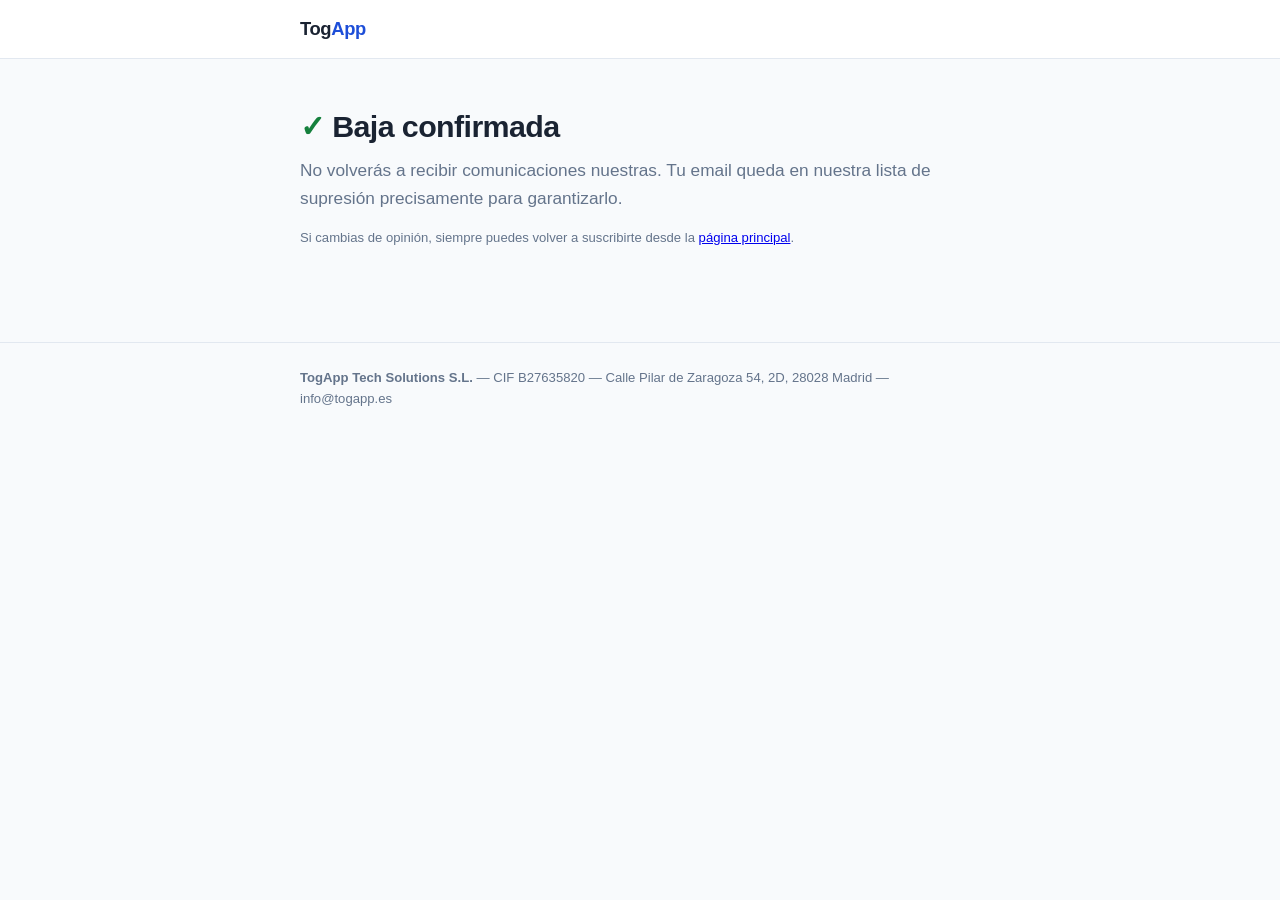
<file: baja-ok.html>
<!doctype html>
<html lang="es">
<head>
  <meta charset="utf-8">
  <meta name="viewport" content="width=device-width, initial-scale=1">
  <title>Baja confirmada — TogApp</title>
  <meta name="robots" content="noindex">
  <link rel="stylesheet" href="assets/estilo.css">
</head>
<body>
  <header class="sitio">
    <div class="contenedor">
      <a class="logo" href="/">Tog<span>App</span></a>
    </div>
  </header>
  <main class="contenedor">
    <section class="hero">
      <h1><span class="aviso-ok">✓</span> Baja confirmada</h1>
      <p class="sub">No volverás a recibir comunicaciones nuestras. Tu email queda en nuestra
      lista de supresión precisamente para garantizarlo.</p>
      <p class="nota">Si cambias de opinión, siempre puedes volver a suscribirte desde la
      <a href="/">página principal</a>.</p>
    </section>
  </main>
  <footer class="sitio">
    <div class="contenedor">
      <p><strong>TogApp Tech Solutions S.L.</strong> — CIF B27635820 — Calle Pilar de Zaragoza 54, 2D, 28028 Madrid — info@togapp.es</p>
    </div>
  </footer>
</body>
</html>
</file>
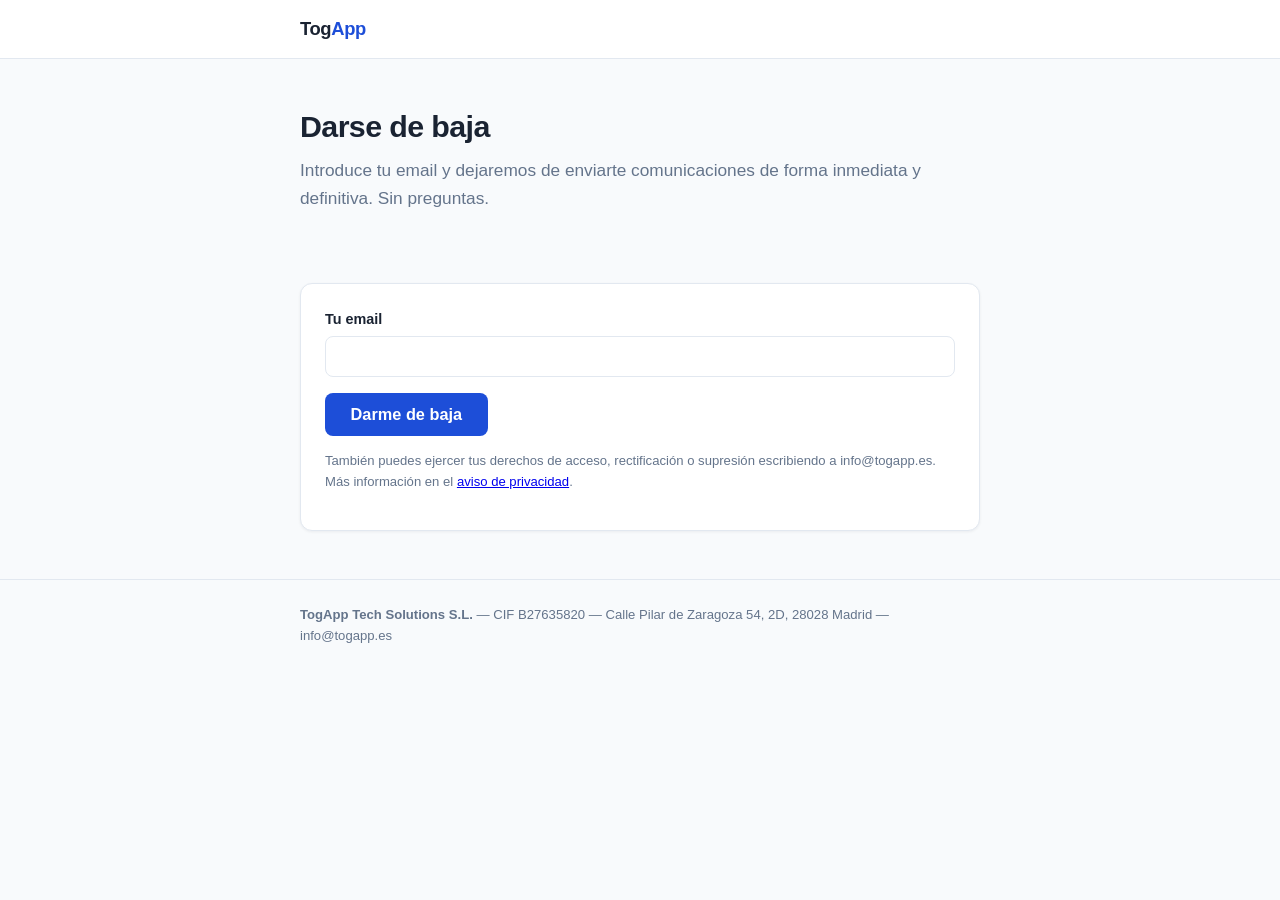
<file: baja.html>
<!doctype html>
<html lang="es">
<head>
  <meta charset="utf-8">
  <meta name="viewport" content="width=device-width, initial-scale=1">
  <title>Darse de baja — TogApp</title>
  <meta name="robots" content="noindex">
  <link rel="stylesheet" href="assets/estilo.css">
</head>
<body>
  <header class="sitio">
    <div class="contenedor">
      <a class="logo" href="/">Tog<span>App</span></a>
    </div>
  </header>
  <main class="contenedor">
    <section class="hero">
      <h1>Darse de baja</h1>
      <p class="sub">Introduce tu email y dejaremos de enviarte comunicaciones de forma
      inmediata y definitiva. Sin preguntas.</p>
    </section>
    <section class="tarjeta">
      <form action="https://kikeguilabert.app.n8n.cloud/webhook/inbound-baja" method="POST">
        <div class="campo">
          <label for="email">Tu email</label>
          <input type="email" id="email" name="email" required autocomplete="email">
        </div>
        <div class="honeypot" aria-hidden="true">
          <label for="web2">Deja este campo vacío</label>
          <input type="text" id="web2" name="web2" tabindex="-1" autocomplete="off">
        </div>
        <button class="boton" type="submit">Darme de baja</button>
      </form>
      <p class="nota" style="margin-top:0.9rem">También puedes ejercer tus derechos de
      acceso, rectificación o supresión escribiendo a info@togapp.es.
      Más información en el <a href="privacidad.html">aviso de privacidad</a>.</p>
    </section>
  </main>
  <footer class="sitio">
    <div class="contenedor">
      <p><strong>TogApp Tech Solutions S.L.</strong> — CIF B27635820 — Calle Pilar de Zaragoza 54, 2D, 28028 Madrid — info@togapp.es</p>
    </div>
  </footer>
</body>
</html>
</file>
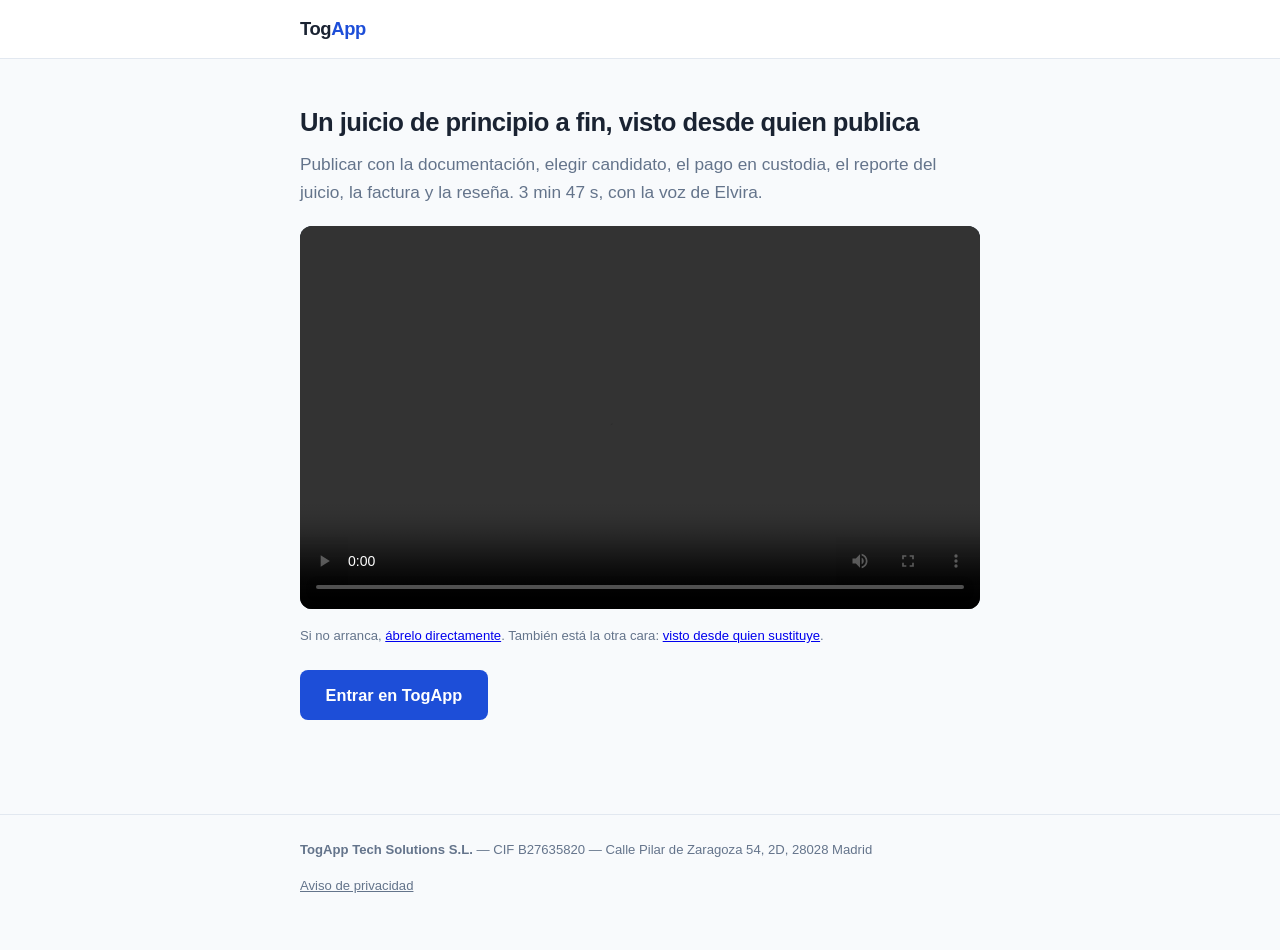
<file: demo-despachos.html>
<!doctype html>
<html lang="es">
<head>
  <meta charset="utf-8">
  <meta name="viewport" content="width=device-width, initial-scale=1">
  <title>Un juicio de principio a fin, visto desde quien publica — TogApp</title>
  <meta name="robots" content="noindex">
  <link rel="stylesheet" href="assets/estilo.css">
  <style>
    .video { width: 100%; max-width: 960px; aspect-ratio: 16 / 9; background: #0b1a2e; border-radius: 12px; display: block; margin: 1.25rem auto 0; }
    .hero h1 { font-size: 1.6rem; }
  </style>
</head>
<body>
  <header class="sitio">
    <div class="contenedor">
      <a class="logo" href="/">Tog<span>App</span></a>
    </div>
  </header>
  <main class="contenedor">
    <section class="hero">
      <h1>Un juicio de principio a fin, visto desde quien publica</h1>
      <p class="sub">Publicar con la documentación, elegir candidato, el pago en custodia, el reporte del juicio, la factura y la reseña. 3 min 47 s, con la voz de Elvira.</p>
      <video class="video" controls playsinline preload="metadata">
        <source src="media/li-video-demo-ancho.mp4" type="video/mp4">
        Tu navegador no reproduce vídeo. <a href="media/li-video-demo-ancho.mp4">Descárgalo aquí</a>.
      </video>
      <p class="nota" style="margin-top:1rem">Si no arranca, <a href="media/li-video-demo-ancho.mp4">ábrelo directamente</a>. También está la otra cara: <a href="demo-sustitutos">visto desde quien sustituye</a>.</p>
      <p style="margin-top:1.5rem"><a class="boton" href="https://togapp.es/">Entrar en TogApp</a></p>
    </section>
  </main>
  <footer class="sitio">
    <div class="contenedor">
      <p><strong>TogApp Tech Solutions S.L.</strong> — CIF B27635820 — Calle Pilar de Zaragoza 54, 2D, 28028 Madrid</p>
      <p><a href="privacidad.html">Aviso de privacidad</a></p>
    </div>
  </footer>
</body>
</html>
</file>
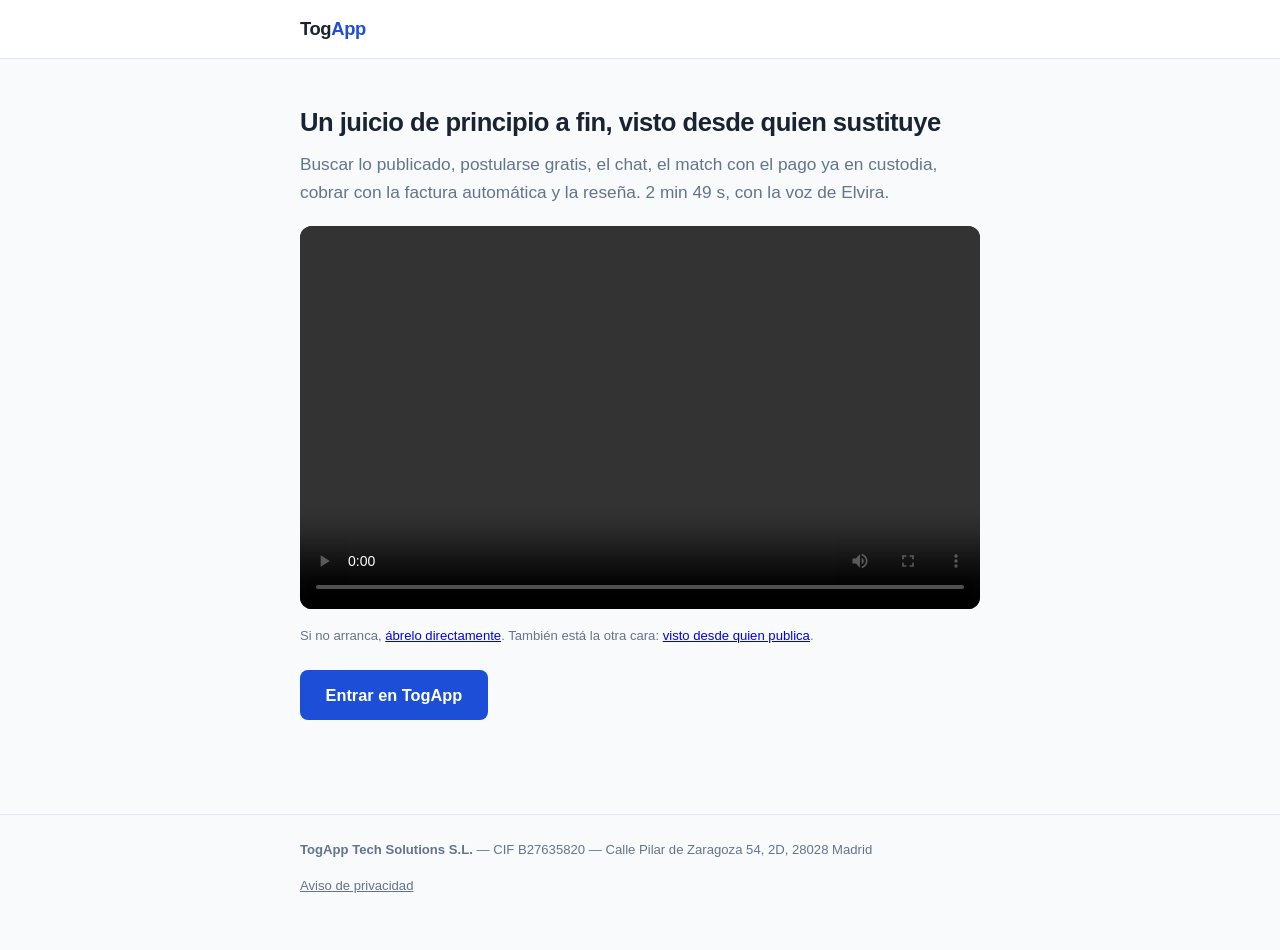
<file: demo-sustitutos.html>
<!doctype html>
<html lang="es">
<head>
  <meta charset="utf-8">
  <meta name="viewport" content="width=device-width, initial-scale=1">
  <title>Un juicio de principio a fin, visto desde quien sustituye — TogApp</title>
  <meta name="robots" content="noindex">
  <link rel="stylesheet" href="assets/estilo.css">
  <style>
    .video { width: 100%; max-width: 960px; aspect-ratio: 16 / 9; background: #0b1a2e; border-radius: 12px; display: block; margin: 1.25rem auto 0; }
    .hero h1 { font-size: 1.6rem; }
  </style>
</head>
<body>
  <header class="sitio">
    <div class="contenedor">
      <a class="logo" href="/">Tog<span>App</span></a>
    </div>
  </header>
  <main class="contenedor">
    <section class="hero">
      <h1>Un juicio de principio a fin, visto desde quien sustituye</h1>
      <p class="sub">Buscar lo publicado, postularse gratis, el chat, el match con el pago ya en custodia, cobrar con la factura automática y la reseña. 2 min 49 s, con la voz de Elvira.</p>
      <video class="video" controls playsinline preload="metadata">
        <source src="media/li-video-demo-sustituto-ancho.mp4" type="video/mp4">
        Tu navegador no reproduce vídeo. <a href="media/li-video-demo-sustituto-ancho.mp4">Descárgalo aquí</a>.
      </video>
      <p class="nota" style="margin-top:1rem">Si no arranca, <a href="media/li-video-demo-sustituto-ancho.mp4">ábrelo directamente</a>. También está la otra cara: <a href="demo-despachos">visto desde quien publica</a>.</p>
      <p style="margin-top:1.5rem"><a class="boton" href="https://togapp.es/">Entrar en TogApp</a></p>
    </section>
  </main>
  <footer class="sitio">
    <div class="contenedor">
      <p><strong>TogApp Tech Solutions S.L.</strong> — CIF B27635820 — Calle Pilar de Zaragoza 54, 2D, 28028 Madrid</p>
      <p><a href="privacidad.html">Aviso de privacidad</a></p>
    </div>
  </footer>
</body>
</html>
</file>
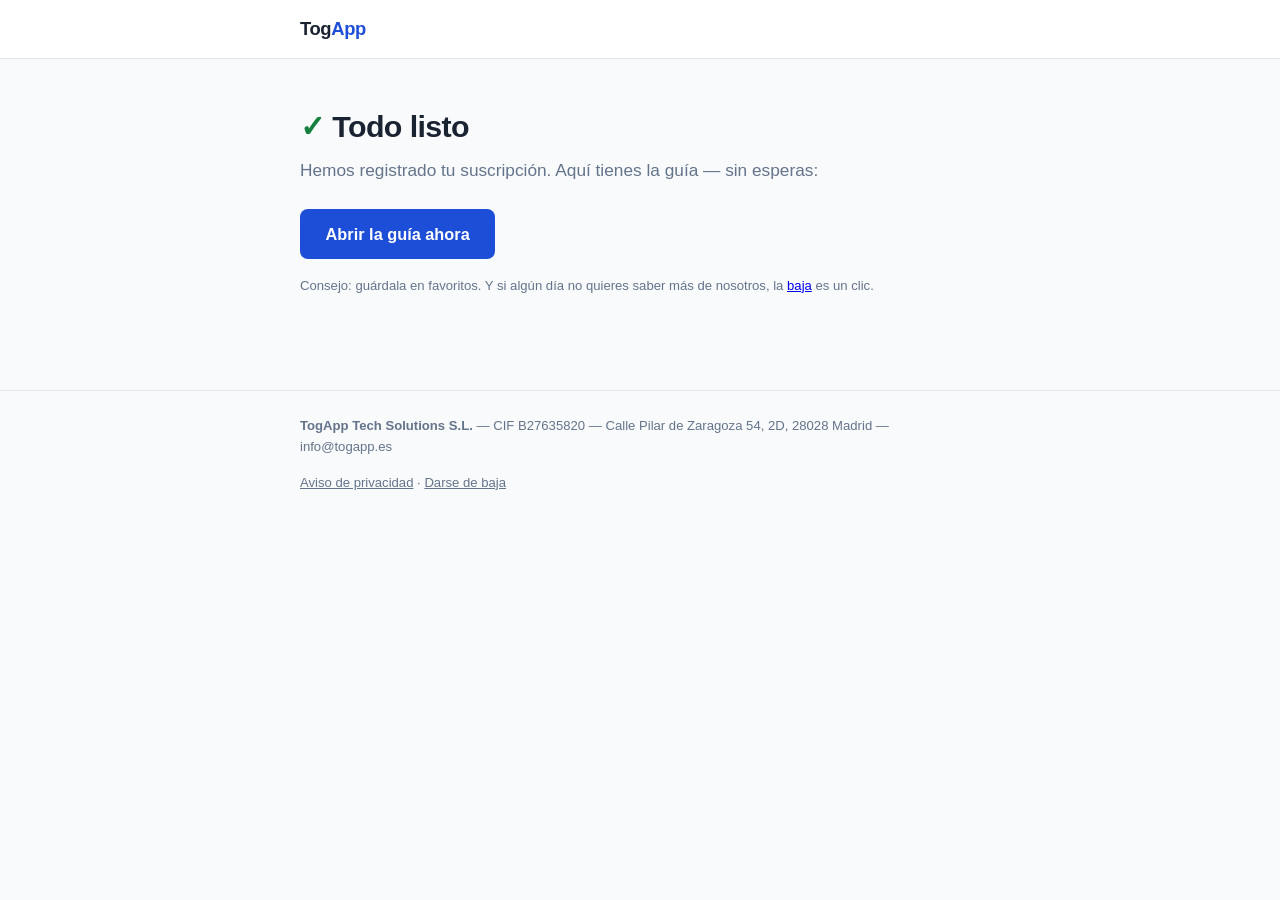
<file: gracias.html>
<!doctype html>
<html lang="es">
<head>
  <meta charset="utf-8">
  <meta name="viewport" content="width=device-width, initial-scale=1">
  <title>¡Guía lista! — TogApp</title>
  <meta name="robots" content="noindex">
  <link rel="stylesheet" href="assets/estilo.css">
</head>
<body>
  <header class="sitio">
    <div class="contenedor">
      <a class="logo" href="/">Tog<span>App</span></a>
    </div>
  </header>
  <main class="contenedor">
    <section class="hero">
      <h1><span class="aviso-ok">✓</span> Todo listo</h1>
      <p class="sub">Hemos registrado tu suscripción. Aquí tienes la guía — sin esperas:</p>
      <p style="margin-top:1.5rem"><a class="boton" href="guia.html">Abrir la guía ahora</a></p>
      <p class="nota" style="margin-top:1rem">Consejo: guárdala en favoritos. Y si algún día
      no quieres saber más de nosotros, la <a href="baja.html">baja</a> es un clic.</p>
    </section>
  </main>
  <footer class="sitio">
    <div class="contenedor">
      <p><strong>TogApp Tech Solutions S.L.</strong> — CIF B27635820 — Calle Pilar de Zaragoza 54, 2D, 28028 Madrid — info@togapp.es</p>
      <p><a href="privacidad.html">Aviso de privacidad</a> · <a href="baja.html">Darse de baja</a></p>
    </div>
  </footer>
</body>
</html>
</file>
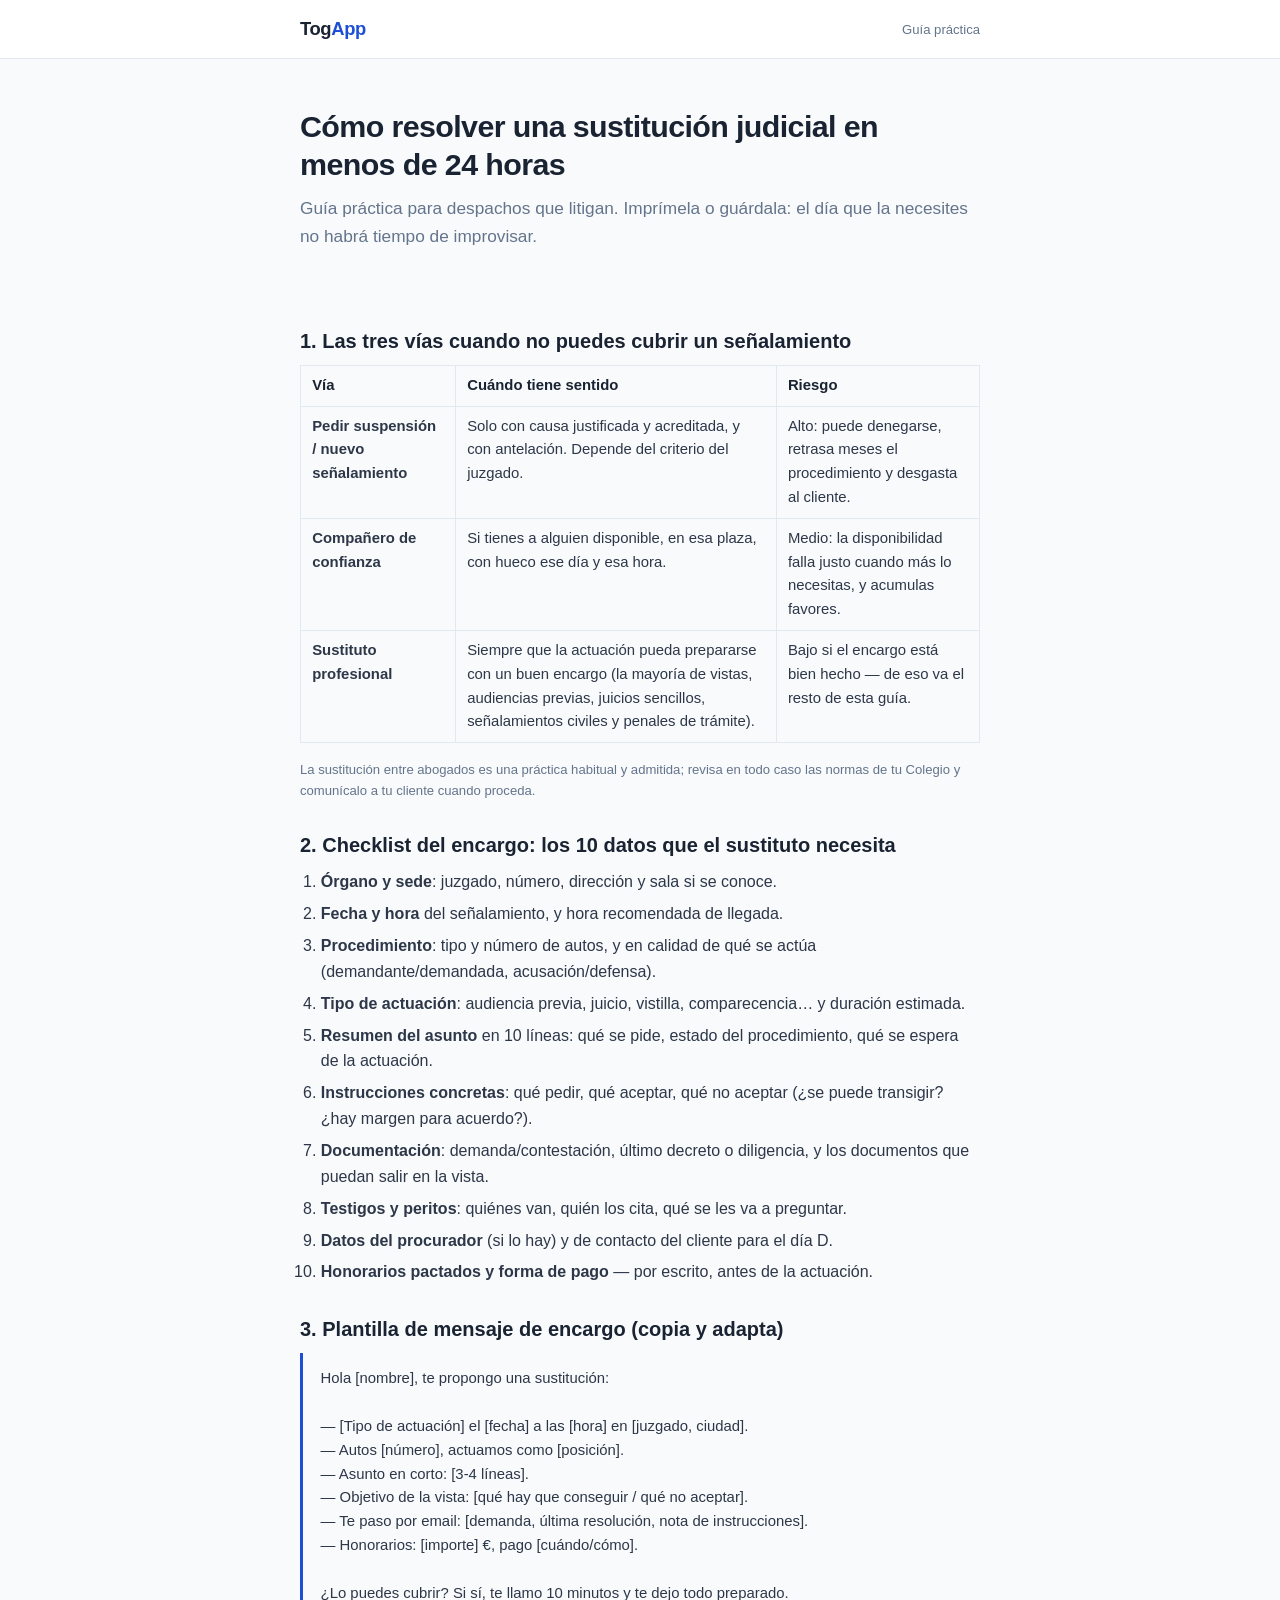
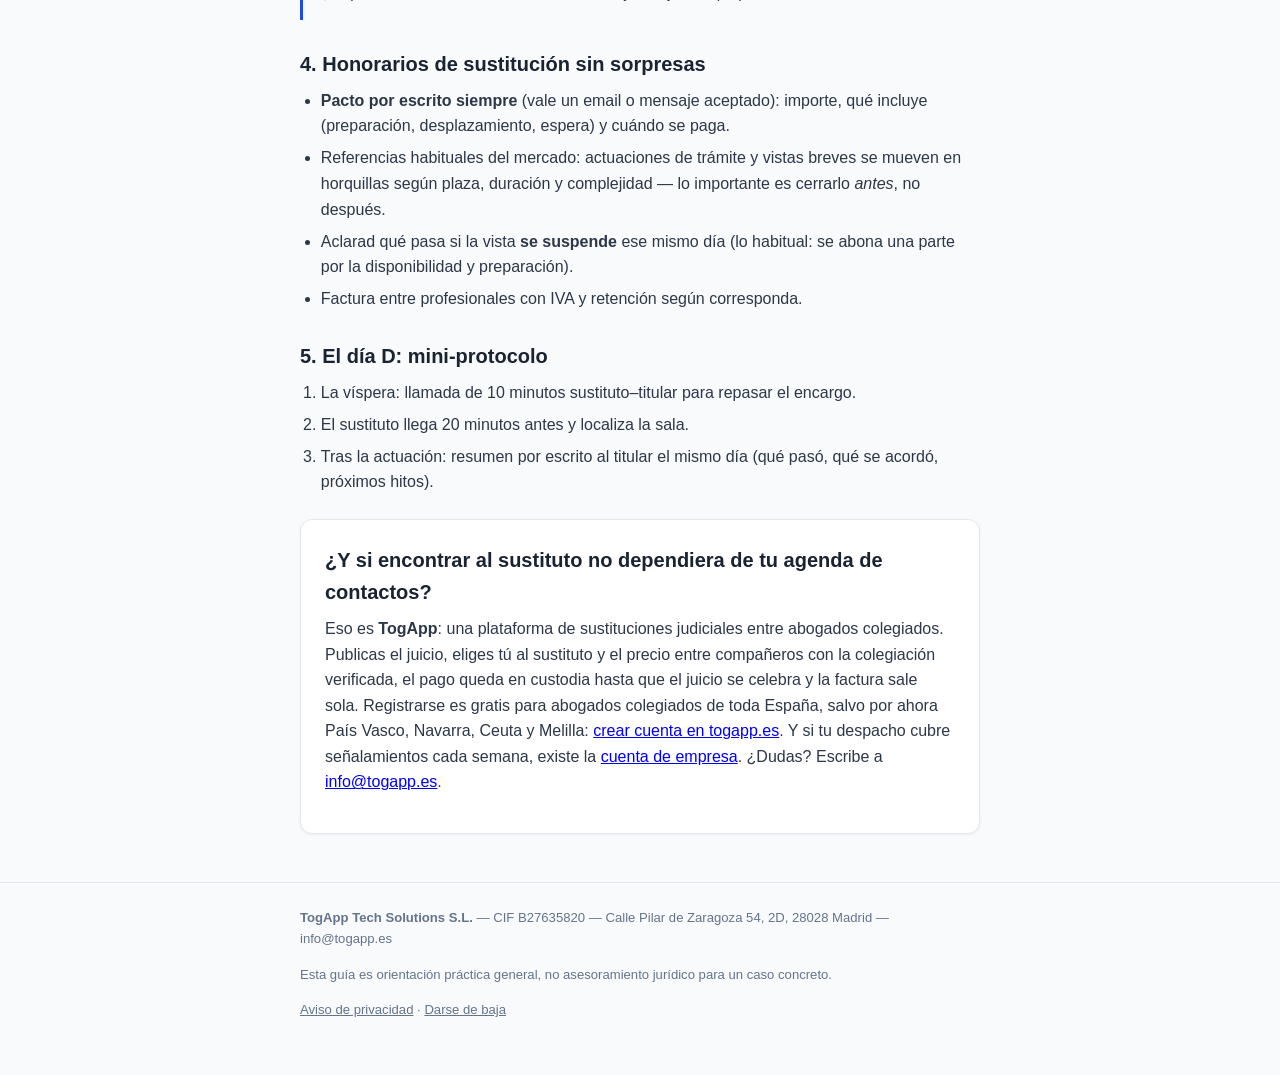
<file: guia.html>
<!doctype html>
<html lang="es">
<head>
  <meta charset="utf-8">
  <meta name="viewport" content="width=device-width, initial-scale=1">
  <title>Guía: cómo resolver una sustitución judicial en menos de 24 horas — TogApp</title>
  <meta name="robots" content="noindex">
  <link rel="stylesheet" href="assets/estilo.css">
</head>
<body>
  <header class="sitio">
    <div class="contenedor">
      <a class="logo" href="/">Tog<span>App</span></a>
      <span class="nota">Guía práctica</span>
    </div>
  </header>

  <main class="contenedor">
    <section class="hero">
      <h1>Cómo resolver una sustitución judicial en menos de 24 horas</h1>
      <p class="sub">Guía práctica para despachos que litigan. Imprímela o guárdala:
      el día que la necesites no habrá tiempo de improvisar.</p>
    </section>

    <h2>1. Las tres vías cuando no puedes cubrir un señalamiento</h2>
    <table class="tabla">
      <tr><th>Vía</th><th>Cuándo tiene sentido</th><th>Riesgo</th></tr>
      <tr>
        <td><strong>Pedir suspensión / nuevo señalamiento</strong></td>
        <td>Solo con causa justificada y acreditada, y con antelación. Depende del criterio del juzgado.</td>
        <td>Alto: puede denegarse, retrasa meses el procedimiento y desgasta al cliente.</td>
      </tr>
      <tr>
        <td><strong>Compañero de confianza</strong></td>
        <td>Si tienes a alguien disponible, en esa plaza, con hueco ese día y esa hora.</td>
        <td>Medio: la disponibilidad falla justo cuando más lo necesitas, y acumulas favores.</td>
      </tr>
      <tr>
        <td><strong>Sustituto profesional</strong></td>
        <td>Siempre que la actuación pueda prepararse con un buen encargo (la mayoría de vistas, audiencias previas, juicios sencillos, señalamientos civiles y penales de trámite).</td>
        <td>Bajo si el encargo está bien hecho — de eso va el resto de esta guía.</td>
      </tr>
    </table>
    <p class="nota">La sustitución entre abogados es una práctica habitual y admitida; revisa
    en todo caso las normas de tu Colegio y comunícalo a tu cliente cuando proceda.</p>

    <h2>2. Checklist del encargo: los 10 datos que el sustituto necesita</h2>
    <ol>
      <li><strong>Órgano y sede</strong>: juzgado, número, dirección y sala si se conoce.</li>
      <li><strong>Fecha y hora</strong> del señalamiento, y hora recomendada de llegada.</li>
      <li><strong>Procedimiento</strong>: tipo y número de autos, y en calidad de qué se actúa (demandante/demandada, acusación/defensa).</li>
      <li><strong>Tipo de actuación</strong>: audiencia previa, juicio, vistilla, comparecencia… y duración estimada.</li>
      <li><strong>Resumen del asunto</strong> en 10 líneas: qué se pide, estado del procedimiento, qué se espera de la actuación.</li>
      <li><strong>Instrucciones concretas</strong>: qué pedir, qué aceptar, qué no aceptar (¿se puede transigir? ¿hay margen para acuerdo?).</li>
      <li><strong>Documentación</strong>: demanda/contestación, último decreto o diligencia, y los documentos que puedan salir en la vista.</li>
      <li><strong>Testigos y peritos</strong>: quiénes van, quién los cita, qué se les va a preguntar.</li>
      <li><strong>Datos del procurador</strong> (si lo hay) y de contacto del cliente para el día D.</li>
      <li><strong>Honorarios pactados y forma de pago</strong> — por escrito, antes de la actuación.</li>
    </ol>

    <h2>3. Plantilla de mensaje de encargo (copia y adapta)</h2>
    <blockquote class="plantilla">Hola [nombre], te propongo una sustitución:

— [Tipo de actuación] el [fecha] a las [hora] en [juzgado, ciudad].
— Autos [número], actuamos como [posición].
— Asunto en corto: [3-4 líneas].
— Objetivo de la vista: [qué hay que conseguir / qué no aceptar].
— Te paso por email: [demanda, última resolución, nota de instrucciones].
— Honorarios: [importe] €, pago [cuándo/cómo].

¿Lo puedes cubrir? Si sí, te llamo 10 minutos y te dejo todo preparado.</blockquote>

    <h2>4. Honorarios de sustitución sin sorpresas</h2>
    <ul>
      <li><strong>Pacto por escrito siempre</strong> (vale un email o mensaje aceptado): importe, qué incluye (preparación, desplazamiento, espera) y cuándo se paga.</li>
      <li>Referencias habituales del mercado: actuaciones de trámite y vistas breves se mueven en horquillas según plaza, duración y complejidad — lo importante es cerrarlo <em>antes</em>, no después.</li>
      <li>Aclarad qué pasa si la vista <strong>se suspende</strong> ese mismo día (lo habitual: se abona una parte por la disponibilidad y preparación).</li>
      <li>Factura entre profesionales con IVA y retención según corresponda.</li>
    </ul>

    <h2>5. El día D: mini-protocolo</h2>
    <ol>
      <li>La víspera: llamada de 10 minutos sustituto–titular para repasar el encargo.</li>
      <li>El sustituto llega 20 minutos antes y localiza la sala.</li>
      <li>Tras la actuación: resumen por escrito al titular el mismo día (qué pasó, qué se acordó, próximos hitos).</li>
    </ol>

    <section class="tarjeta">
      <h2 style="margin-top:0">¿Y si encontrar al sustituto no dependiera de tu agenda de contactos?</h2>
      <p>Eso es <strong>TogApp</strong>: una plataforma de sustituciones judiciales entre
      abogados colegiados. Publicas el juicio, eliges tú al sustituto y el precio entre
      compañeros con la colegiación verificada, el pago queda en custodia hasta que el
      juicio se celebra y la factura sale sola.
      Registrarse es gratis para abogados colegiados de toda España, salvo por ahora País
      Vasco, Navarra, Ceuta y Melilla:
      <a href="ir.html?c=guia&amp;d=registro">crear cuenta en togapp.es</a>. Y si tu despacho
      cubre señalamientos cada semana, existe la
      <a href="ir.html?c=guia&amp;d=empresas">cuenta de empresa</a>. ¿Dudas? Escribe a
      <a href="mailto:info@togapp.es">info@togapp.es</a>.</p>
    </section>
  </main>

  <footer class="sitio">
    <div class="contenedor">
      <p><strong>TogApp Tech Solutions S.L.</strong> — CIF B27635820 — Calle Pilar de Zaragoza 54, 2D, 28028 Madrid — info@togapp.es</p>
      <p>Esta guía es orientación práctica general, no asesoramiento jurídico para un caso concreto.</p>
      <p><a href="privacidad.html">Aviso de privacidad</a> · <a href="baja.html">Darse de baja</a></p>
    </div>
  </footer>
</body>
</html>
</file>
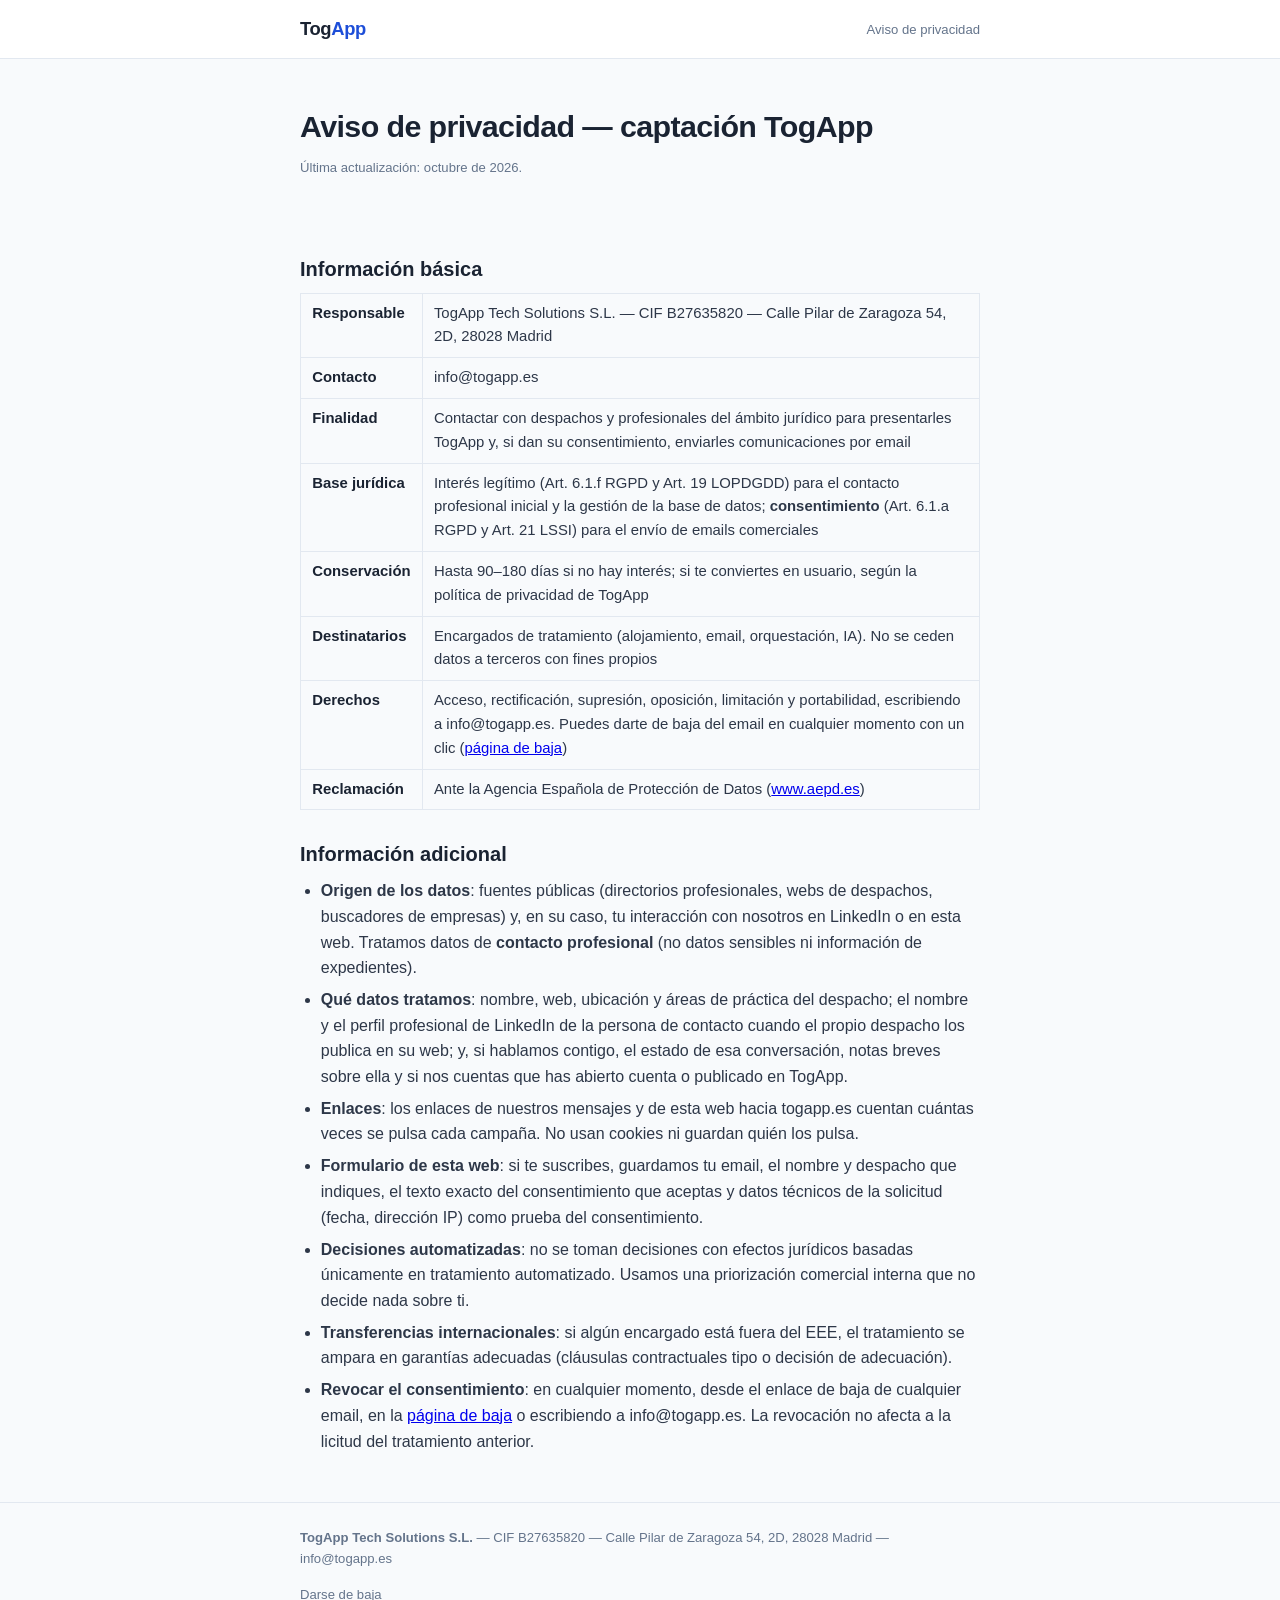
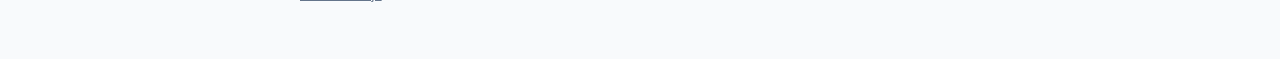
<file: privacidad.html>
<!doctype html>
<html lang="es">
<head>
  <meta charset="utf-8">
  <meta name="viewport" content="width=device-width, initial-scale=1">
  <title>Aviso de privacidad — TogApp</title>
  <link rel="stylesheet" href="assets/estilo.css">
</head>
<body>
  <header class="sitio">
    <div class="contenedor">
      <a class="logo" href="/">Tog<span>App</span></a>
      <span class="nota">Aviso de privacidad</span>
    </div>
  </header>
  <main class="contenedor">
    <section class="hero">
      <h1>Aviso de privacidad — captación TogApp</h1>
      <p class="nota">Última actualización: octubre de 2026.</p>
    </section>

    <h2>Información básica</h2>
    <table class="tabla">
      <tr><th>Responsable</th><td>TogApp Tech Solutions S.L. — CIF B27635820 — Calle Pilar de Zaragoza 54, 2D, 28028 Madrid</td></tr>
      <tr><th>Contacto</th><td>info@togapp.es</td></tr>
      <tr><th>Finalidad</th><td>Contactar con despachos y profesionales del ámbito jurídico para presentarles TogApp y, si dan su consentimiento, enviarles comunicaciones por email</td></tr>
      <tr><th>Base jurídica</th><td>Interés legítimo (Art. 6.1.f RGPD y Art. 19 LOPDGDD) para el contacto profesional inicial y la gestión de la base de datos; <strong>consentimiento</strong> (Art. 6.1.a RGPD y Art. 21 LSSI) para el envío de emails comerciales</td></tr>
      <tr><th>Conservación</th><td>Hasta 90–180 días si no hay interés; si te conviertes en usuario, según la política de privacidad de TogApp</td></tr>
      <tr><th>Destinatarios</th><td>Encargados de tratamiento (alojamiento, email, orquestación, IA). No se ceden datos a terceros con fines propios</td></tr>
      <tr><th>Derechos</th><td>Acceso, rectificación, supresión, oposición, limitación y portabilidad, escribiendo a info@togapp.es. Puedes darte de baja del email en cualquier momento con un clic (<a href="baja.html">página de baja</a>)</td></tr>
      <tr><th>Reclamación</th><td>Ante la Agencia Española de Protección de Datos (<a href="https://www.aepd.es" rel="noopener">www.aepd.es</a>)</td></tr>
    </table>

    <h2>Información adicional</h2>
    <ul>
      <li><strong>Origen de los datos</strong>: fuentes públicas (directorios profesionales,
      webs de despachos, buscadores de empresas) y, en su caso, tu interacción con nosotros
      en LinkedIn o en esta web. Tratamos datos de <strong>contacto profesional</strong>
      (no datos sensibles ni información de expedientes).</li>
      <li><strong>Qué datos tratamos</strong>: nombre, web, ubicación y áreas de práctica del
      despacho; el nombre y el perfil profesional de LinkedIn de la persona de contacto cuando
      el propio despacho los publica en su web; y, si hablamos contigo, el estado de esa
      conversación, notas breves sobre ella y si nos cuentas que has abierto cuenta o
      publicado en TogApp.</li>
      <li><strong>Enlaces</strong>: los enlaces de nuestros mensajes y de esta web hacia
      togapp.es cuentan cuántas veces se pulsa cada campaña. No usan cookies ni guardan
      quién los pulsa.</li>
      <li><strong>Formulario de esta web</strong>: si te suscribes, guardamos tu email, el
      nombre y despacho que indiques, el texto exacto del consentimiento que aceptas y
      datos técnicos de la solicitud (fecha, dirección IP) como prueba del consentimiento.</li>
      <li><strong>Decisiones automatizadas</strong>: no se toman decisiones con efectos
      jurídicos basadas únicamente en tratamiento automatizado. Usamos una priorización
      comercial interna que no decide nada sobre ti.</li>
      <li><strong>Transferencias internacionales</strong>: si algún encargado está fuera del
      EEE, el tratamiento se ampara en garantías adecuadas (cláusulas contractuales tipo o
      decisión de adecuación).</li>
      <li><strong>Revocar el consentimiento</strong>: en cualquier momento, desde el enlace
      de baja de cualquier email, en la <a href="baja.html">página de baja</a> o escribiendo
      a info@togapp.es. La revocación no afecta a la licitud del tratamiento anterior.</li>
    </ul>
  </main>
  <footer class="sitio">
    <div class="contenedor">
      <p><strong>TogApp Tech Solutions S.L.</strong> — CIF B27635820 — Calle Pilar de Zaragoza 54, 2D, 28028 Madrid — info@togapp.es</p>
      <p><a href="baja.html">Darse de baja</a></p>
    </div>
  </footer>
</body>
</html>
</file>
<file: assets/estilo.css>
:root {
  --tinta: #1a2332;
  --texto: #2d3748;
  --suave: #64748b;
  --acento: #1d4ed8;
  --acento-osc: #1e40af;
  --fondo: #f8fafc;
  --blanco: #ffffff;
  --borde: #e2e8f0;
  --ok: #15803d;
}
* { box-sizing: border-box; margin: 0; padding: 0; }
body {
  font-family: -apple-system, BlinkMacSystemFont, "Segoe UI", Roboto, "Helvetica Neue", Arial, sans-serif;
  color: var(--texto);
  background: var(--fondo);
  line-height: 1.6;
}
.contenedor { max-width: 720px; margin: 0 auto; padding: 0 1.25rem; }
header.sitio {
  background: var(--blanco);
  border-bottom: 1px solid var(--borde);
  padding: 0.9rem 0;
}
header.sitio .contenedor { display: flex; align-items: center; justify-content: space-between; }
.logo { font-weight: 800; font-size: 1.15rem; color: var(--tinta); text-decoration: none; letter-spacing: -0.02em; }
.logo span { color: var(--acento); }
.hero { padding: 3rem 0 2rem; }
h1 { font-size: 1.9rem; line-height: 1.25; color: var(--tinta); letter-spacing: -0.02em; margin-bottom: 0.75rem; }
h2 { font-size: 1.25rem; color: var(--tinta); margin: 1.75rem 0 0.5rem; }
h3 { font-size: 1.05rem; color: var(--tinta); margin: 1.25rem 0 0.35rem; }
p { margin-bottom: 0.9rem; }
.sub { font-size: 1.08rem; color: var(--suave); }
ul, ol { margin: 0 0 1rem 1.3rem; }
li { margin-bottom: 0.4rem; }
.tarjeta {
  background: var(--blanco);
  border: 1px solid var(--borde);
  border-radius: 12px;
  padding: 1.5rem;
  margin: 1.5rem 0;
  box-shadow: 0 1px 3px rgba(15, 23, 42, 0.06);
}
.campo { margin-bottom: 1rem; }
.campo label { display: block; font-weight: 600; font-size: 0.9rem; margin-bottom: 0.3rem; color: var(--tinta); }
.campo input[type="text"], .campo input[type="email"] {
  width: 100%;
  padding: 0.65rem 0.75rem;
  border: 1px solid var(--borde);
  border-radius: 8px;
  font-size: 1rem;
  background: var(--blanco);
}
.campo input:focus { outline: 2px solid var(--acento); outline-offset: 1px; border-color: var(--acento); }
.consent { display: flex; gap: 0.6rem; align-items: flex-start; font-size: 0.88rem; color: var(--texto); margin: 1.1rem 0; }
.consent input { margin-top: 0.3rem; width: 1.05rem; height: 1.05rem; flex-shrink: 0; }
.boton {
  display: inline-block;
  background: var(--acento);
  color: var(--blanco);
  font-weight: 700;
  font-size: 1.02rem;
  padding: 0.75rem 1.6rem;
  border: 0;
  border-radius: 8px;
  cursor: pointer;
  text-decoration: none;
}
.boton:hover { background: var(--acento-osc); }
.nota { font-size: 0.82rem; color: var(--suave); }
.aviso-error {
  display: none;
  background: #fef2f2;
  border: 1px solid #fecaca;
  color: #b91c1c;
  border-radius: 8px;
  padding: 0.7rem 1rem;
  margin-bottom: 1rem;
  font-size: 0.92rem;
}
.aviso-ok { color: var(--ok); font-weight: 600; }
.check { color: var(--ok); font-weight: 700; margin-right: 0.35rem; }
.honeypot { position: absolute; left: -9999px; opacity: 0; height: 0; overflow: hidden; }
table.tabla { width: 100%; border-collapse: collapse; margin: 0 0 1rem; font-size: 0.93rem; }
table.tabla th, table.tabla td { border: 1px solid var(--borde); padding: 0.5rem 0.7rem; text-align: left; vertical-align: top; }
table.tabla th { background: var(--fondo); color: var(--tinta); }
blockquote.plantilla {
  background: var(--fondo);
  border-left: 3px solid var(--acento);
  padding: 0.9rem 1.1rem;
  border-radius: 0 8px 8px 0;
  font-size: 0.93rem;
  margin-bottom: 1rem;
  white-space: pre-line;
}
footer.sitio {
  border-top: 1px solid var(--borde);
  margin-top: 3rem;
  padding: 1.5rem 0 2.5rem;
  font-size: 0.82rem;
  color: var(--suave);
}
footer.sitio a { color: var(--suave); }
@media (max-width: 560px) { h1 { font-size: 1.5rem; } .hero { padding: 2rem 0 1rem; } }
</file>
